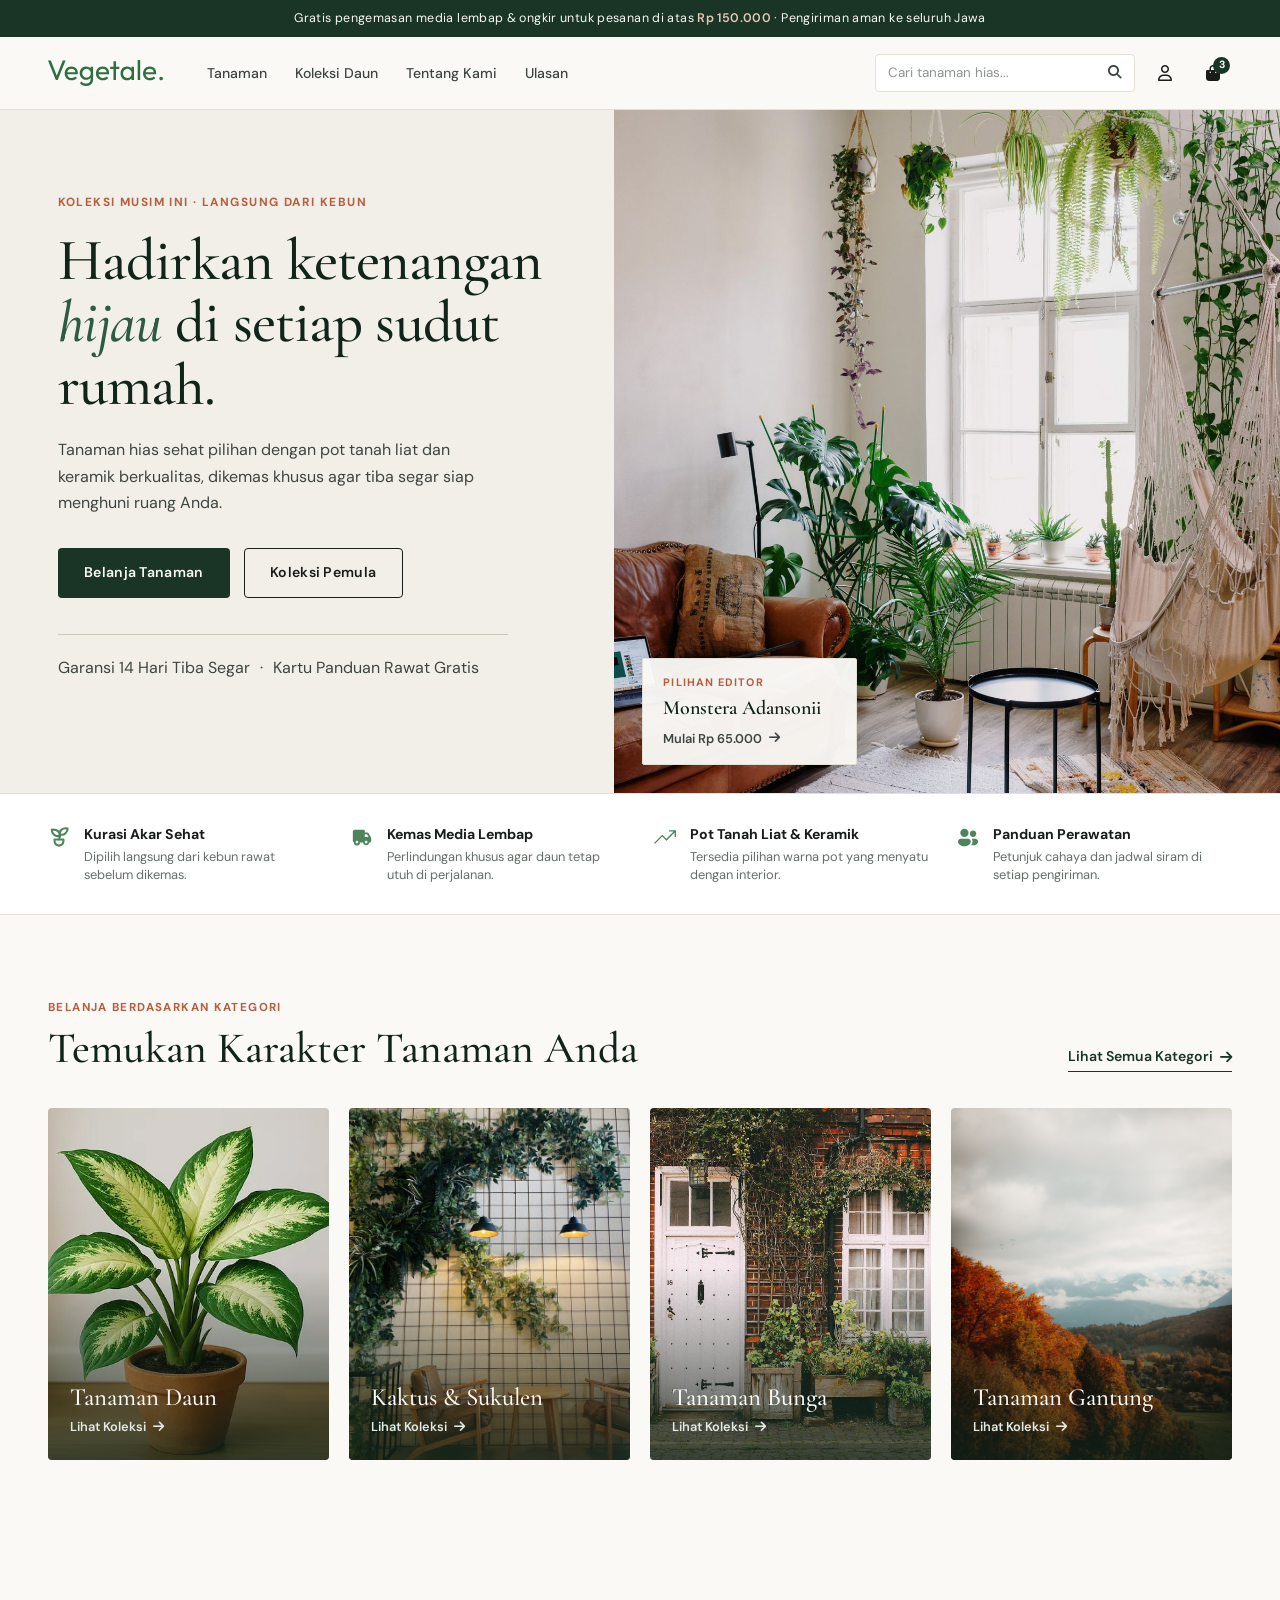
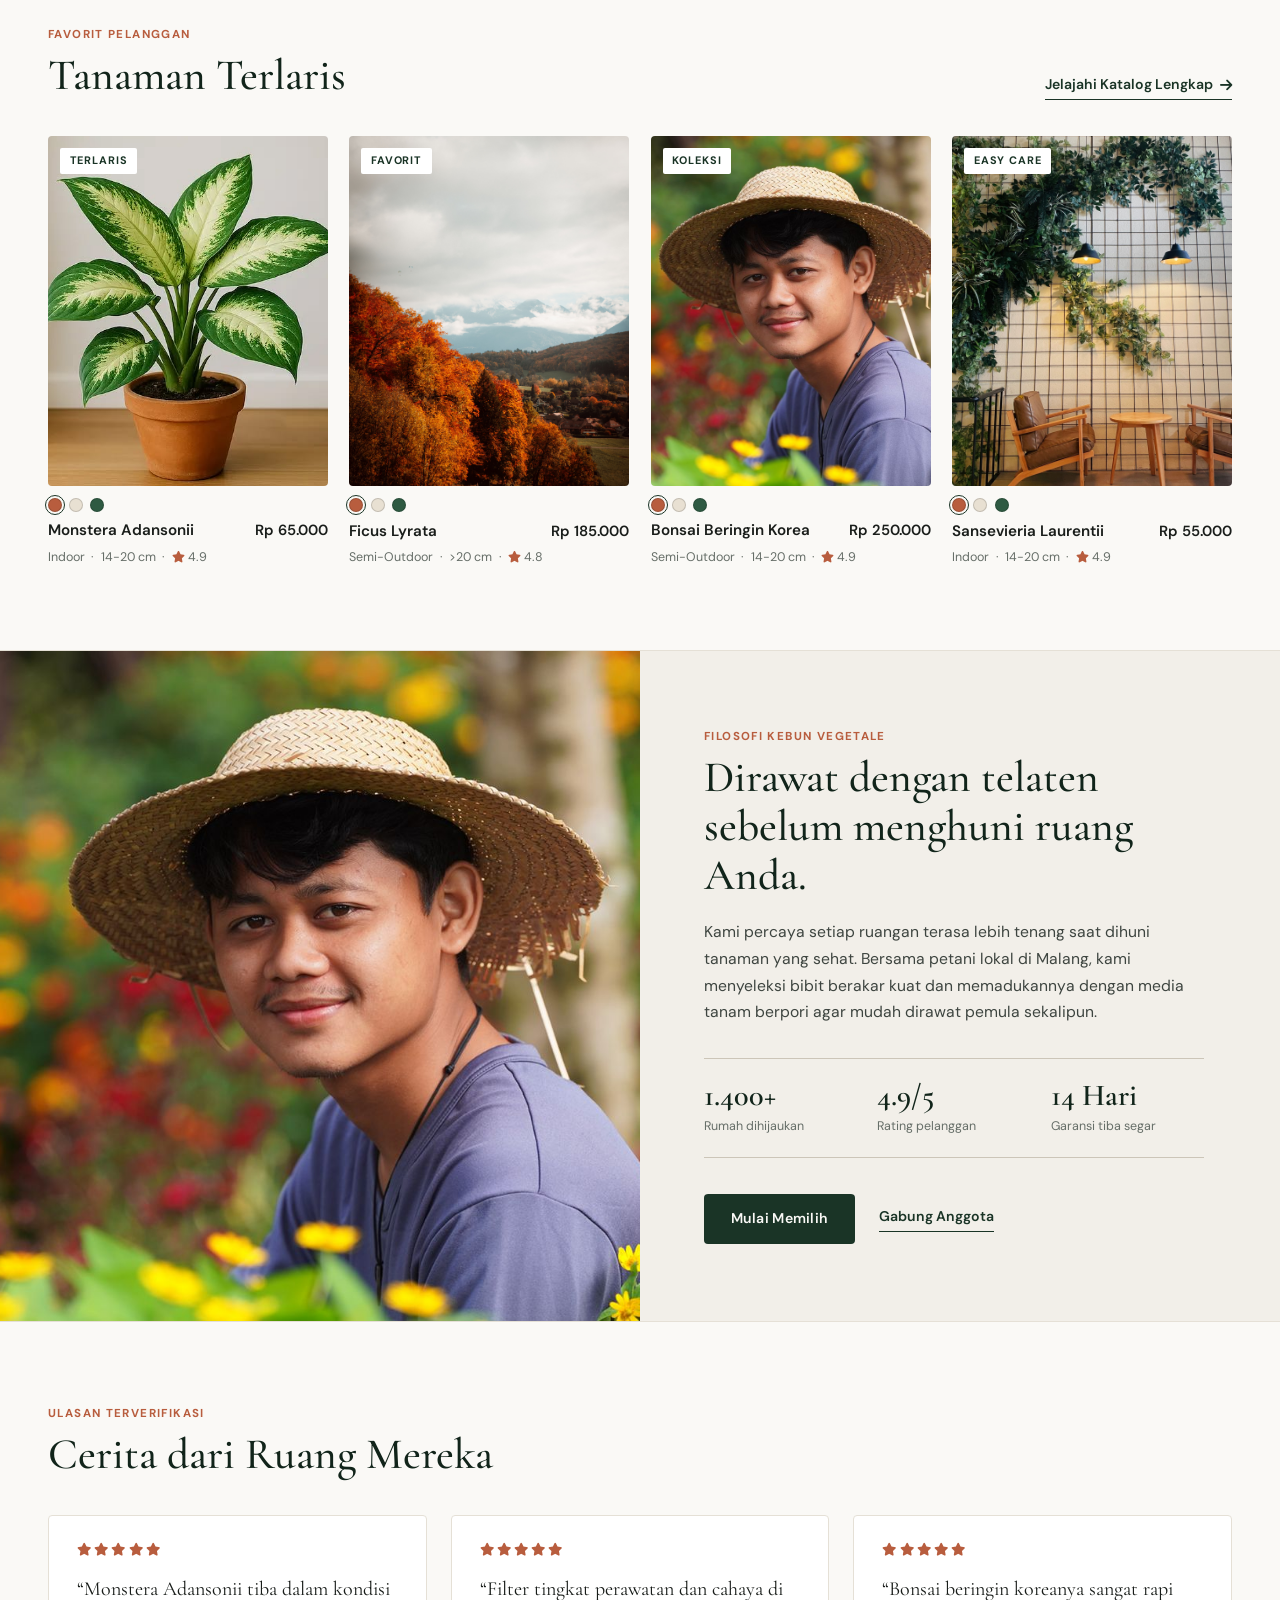
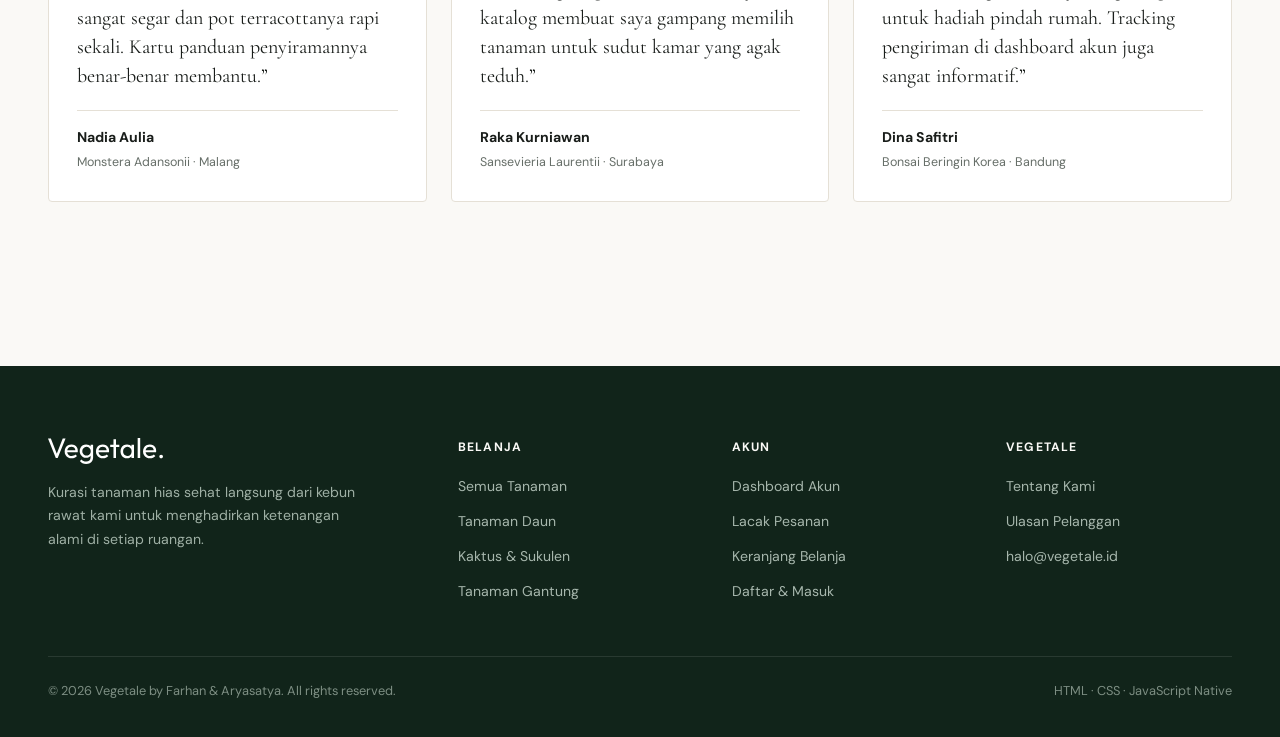
<file: index.html>
<!DOCTYPE html>
<html lang="id">
<head>
    <meta charset="UTF-8">
    <meta name="viewport" content="width=device-width, initial-scale=1.0">
    <title>Vegetale — Tanaman Hias &amp; Ruang Hijau</title>
    <link rel="stylesheet" href="assets/css/tokens.css">
    <link rel="stylesheet" href="style.css">
    <link rel="stylesheet" href="https://cdnjs.cloudflare.com/ajax/libs/font-awesome/6.5.1/css/all.min.css">
</head>
<body>
    <!-- Top Announcement Bar -->
    <div class="vg-announcement">
        Gratis pengemasan media lembap &amp; ongkir untuk pesanan di atas <strong>Rp 150.000</strong> · Pengiriman aman ke seluruh Jawa
    </div>

    <!-- Header -->
    <header class="vg-header">
        <nav class="vg-container vg-navbar" aria-label="Navigasi Utama">
            <div class="vg-nav-left">
                <a href="index.html" class="vg-brand" aria-label="Beranda Vegetale">
                    <img src="media/Vegetaleh.svg" alt="Vegetale">
                </a>
                <ul class="vg-nav-links" data-nav-links>
                    <li><a href="search/index.html">Tanaman</a></li>
                    <li><a href="search/index.html?kategori=Tanaman+Daun">Koleksi Daun</a></li>
                    <li><a href="#tentang">Tentang Kami</a></li>
                    <li><a href="#ulasan">Ulasan</a></li>
                </ul>
            </div>

            <div class="vg-nav-right">
                <form action="search/index.html" method="get" class="vg-search-form" role="search">
                    <input type="search" name="q" placeholder="Cari tanaman hias..." aria-label="Cari tanaman">
                    <button type="submit" class="vg-search-submit" aria-label="Cari">
                        <i class="fa-solid fa-magnifying-glass"></i>
                    </button>
                </form>

                <a href="dashboard/dashboardpengguna.html" class="vg-icon-btn" title="Akun Saya" aria-label="Akun Saya">
                    <i class="fa-regular fa-user"></i>
                </a>

                <button type="button" class="vg-icon-btn" data-open-cart title="Keranjang Belanja" aria-label="Buka Keranjang">
                    <i class="fa-solid fa-bag-shopping"></i>
                    <span class="vg-cart-badge" data-cart-count>0</span>
                </button>

                <button type="button" class="vg-icon-btn vg-mobile-menu-btn" data-mobile-menu-btn aria-expanded="false" aria-label="Buka Menu">
                    <i class="fa-solid fa-bars"></i>
                </button>
            </div>
        </nav>
    </header>

    <main>
        <!-- Split Editorial Hero (The Sill / Bloomscape Signature) -->
        <section class="split-hero">
            <div class="hero-copy-col">
                <div class="hero-copy-inner">
                    <span class="hero-kicker">Koleksi Musim Ini · Langsung dari Kebun</span>
                    <h1>Hadirkan ketenangan <em>hijau</em> di setiap sudut rumah.</h1>
                    <p>
                        Tanaman hias sehat pilihan dengan pot tanah liat dan keramik berkualitas, dikemas khusus agar tiba segar siap menghuni ruang Anda.
                    </p>
                    <div class="hero-cta-row">
                        <a href="search/index.html" class="vg-btn vg-btn-primary">Belanja Tanaman</a>
                        <a href="search/index.html?kategori=Kaktus+%26+Sukulen" class="vg-btn vg-btn-outline">Koleksi Pemula</a>
                    </div>
                    <p class="hero-footnote">
                        <span>Garansi 14 Hari Tiba Segar</span>
                        <span>·</span>
                        <span>Kartu Panduan Rawat Gratis</span>
                    </p>
                </div>
            </div>

            <div class="hero-media-col">
                <img src="media/herobg.jpg" alt="Koleksi tanaman hias indoor Vegetale dalam pencahayaan alami">
                <a href="search/index.html?q=Monstera" class="hero-caption-card">
                    <span class="caption-tag">Pilihan Editor</span>
                    <strong>Monstera Adansonii</strong>
                    <span>Mulai Rp 65.000 <i class="fa-solid fa-arrow-right"></i></span>
                </a>
            </div>
        </section>

        <!-- Architectural Trust Strip -->
        <section class="trust-strip" aria-label="Keunggulan Vegetale">
            <div class="vg-container trust-grid">
                <div class="trust-item">
                    <img src="media/charm_plant-pot.svg" alt="" width="22" height="22">
                    <div>
                        <h3>Kurasi Akar Sehat</h3>
                        <p>Dipilih langsung dari kebun rawat sebelum dikemas.</p>
                    </div>
                </div>
                <div class="trust-item">
                    <img src="media/bxs_truck.svg" alt="" width="22" height="22">
                    <div>
                        <h3>Kemas Media Lembap</h3>
                        <p>Perlindungan khusus agar daun tetap utuh di perjalanan.</p>
                    </div>
                </div>
                <div class="trust-item">
                    <img src="media/fluent-mdl2_market.svg" alt="" width="22" height="22">
                    <div>
                        <h3>Pot Tanah Liat &amp; Keramik</h3>
                        <p>Tersedia pilihan warna pot yang menyatu dengan interior.</p>
                    </div>
                </div>
                <div class="trust-item">
                    <img src="media/fluent_people-12-filled.svg" alt="" width="22" height="22">
                    <div>
                        <h3>Panduan Perawatan</h3>
                        <p>Petunjuk cahaya dan jadwal siram di setiap pengiriman.</p>
                    </div>
                </div>
            </div>
        </section>

        <!-- Belanja Berdasarkan Kategori (4:5 Portrait Tiles) -->
        <section class="editorial-section">
            <div class="vg-container">
                <div class="section-head-row">
                    <div>
                        <span class="section-kicker">Belanja Berdasarkan Kategori</span>
                        <h2 class="section-heading">Temukan Karakter Tanaman Anda</h2>
                    </div>
                    <a href="search/index.html" class="vg-link-underline">
                        Lihat Semua Kategori <i class="fa-solid fa-arrow-right"></i>
                    </a>
                </div>

                <div class="category-tiles">
                    <a href="search/index.html?kategori=Tanaman+Daun" class="cat-tile">
                        <img src="media/sample1.jpeg" alt="Tanaman Daun">
                        <div class="cat-tile-overlay">
                            <h3>Tanaman Daun</h3>
                            <span>Lihat Koleksi <i class="fa-solid fa-arrow-right"></i></span>
                        </div>
                    </a>

                    <a href="search/index.html?kategori=Kaktus+%26+Sukulen" class="cat-tile">
                        <img src="media/pexels-enisahalidi-17735286.jpg" alt="Kaktus dan Sukulen">
                        <div class="cat-tile-overlay">
                            <h3>Kaktus &amp; Sukulen</h3>
                            <span>Lihat Koleksi <i class="fa-solid fa-arrow-right"></i></span>
                        </div>
                    </a>

                    <a href="search/index.html?kategori=Tanaman+Bunga" class="cat-tile">
                        <img src="media/stocksnap-house-2606818_1920.jpg" alt="Tanaman Bunga">
                        <div class="cat-tile-overlay">
                            <h3>Tanaman Bunga</h3>
                            <span>Lihat Koleksi <i class="fa-solid fa-arrow-right"></i></span>
                        </div>
                    </a>

                    <a href="search/index.html?kategori=Tanaman+Gantung" class="cat-tile">
                        <img src="media/forest.jpg" alt="Tanaman Gantung">
                        <div class="cat-tile-overlay">
                            <h3>Tanaman Gantung</h3>
                            <span>Lihat Koleksi <i class="fa-solid fa-arrow-right"></i></span>
                        </div>
                    </a>
                </div>
            </div>
        </section>

        <!-- Terlaris Minggu Ini (Open Gallery 4:5 Cards with Swatches & Quick-Add) -->
        <section class="editorial-section" id="produk">
            <div class="vg-container">
                <div class="section-head-row">
                    <div>
                        <span class="section-kicker">Favorit Pelanggan</span>
                        <h2 class="section-heading">Tanaman Terlaris</h2>
                    </div>
                    <a href="search/index.html" class="vg-link-underline">
                        Jelajahi Katalog Lengkap <i class="fa-solid fa-arrow-right"></i>
                    </a>
                </div>

                <div class="bestseller-grid" id="featured-plants-grid">
                    <!-- Dirender oleh assets/js/home.js -->
                </div>
            </div>
        </section>

        <!-- Editorial Split Story (Bloomscape / The Sill Brand Block) -->
        <section class="story-split" id="tentang">
            <div class="story-media">
                <img src="media/gardener.jpg" alt="Perawatan tanaman di kebun Vegetale">
            </div>
            <div class="story-copy">
                <div class="story-copy-inner">
                    <span class="section-kicker">Filosofi Kebun Vegetale</span>
                    <h2 class="section-heading">Dirawat dengan telaten sebelum menghuni ruang Anda.</h2>
                    <p>
                        Kami percaya setiap ruangan terasa lebih tenang saat dihuni tanaman yang sehat. Bersama petani lokal di Malang, kami menyeleksi bibit berakar kuat dan memadukannya dengan media tanam berpori agar mudah dirawat pemula sekalipun.
                    </p>
                    <div class="story-metrics">
                        <div>
                            <strong>1.400+</strong>
                            <span>Rumah dihijaukan</span>
                        </div>
                        <div>
                            <strong>4.9/5</strong>
                            <span>Rating pelanggan</span>
                        </div>
                        <div>
                            <strong>14 Hari</strong>
                            <span>Garansi tiba segar</span>
                        </div>
                    </div>
                    <div class="story-actions">
                        <a href="search/index.html" class="vg-btn vg-btn-primary">Mulai Memilih</a>
                        <a href="register/index.html" class="vg-link-underline">Gabung Anggota</a>
                    </div>
                </div>
            </div>
        </section>

        <!-- Ulasan Pelanggan -->
        <section class="editorial-section" id="ulasan">
            <div class="vg-container">
                <div class="section-head-row">
                    <div>
                        <span class="section-kicker">Ulasan Terverifikasi</span>
                        <h2 class="section-heading">Cerita dari Ruang Mereka</h2>
                    </div>
                </div>

                <div class="reviews-grid">
                    <article class="review-card">
                        <div class="review-stars" aria-label="5 dari 5 bintang">
                            <i class="fa-solid fa-star"></i><i class="fa-solid fa-star"></i><i class="fa-solid fa-star"></i><i class="fa-solid fa-star"></i><i class="fa-solid fa-star"></i>
                        </div>
                        <p class="review-text">
                            “Monstera Adansonii tiba dalam kondisi sangat segar dan pot terracottanya rapi sekali. Kartu panduan penyiramannya benar-benar membantu.”
                        </p>
                        <div class="review-meta">
                            <strong>Nadia Aulia</strong>
                            <span>Monstera Adansonii · Malang</span>
                        </div>
                    </article>

                    <article class="review-card">
                        <div class="review-stars" aria-label="5 dari 5 bintang">
                            <i class="fa-solid fa-star"></i><i class="fa-solid fa-star"></i><i class="fa-solid fa-star"></i><i class="fa-solid fa-star"></i><i class="fa-solid fa-star"></i>
                        </div>
                        <p class="review-text">
                            “Filter tingkat perawatan dan cahaya di katalog membuat saya gampang memilih tanaman untuk sudut kamar yang agak teduh.”
                        </p>
                        <div class="review-meta">
                            <strong>Raka Kurniawan</strong>
                            <span>Sansevieria Laurentii · Surabaya</span>
                        </div>
                    </article>

                    <article class="review-card">
                        <div class="review-stars" aria-label="5 dari 5 bintang">
                            <i class="fa-solid fa-star"></i><i class="fa-solid fa-star"></i><i class="fa-solid fa-star"></i><i class="fa-solid fa-star"></i><i class="fa-solid fa-star"></i>
                        </div>
                        <p class="review-text">
                            “Bonsai beringin koreanya sangat rapi untuk hadiah pindah rumah. Tracking pengiriman di dashboard akun juga sangat informatif.”
                        </p>
                        <div class="review-meta">
                            <strong>Dina Safitri</strong>
                            <span>Bonsai Beringin Korea · Bandung</span>
                        </div>
                    </article>
                </div>
            </div>
        </section>
    </main>

    <!-- Footer -->
    <footer class="vg-footer">
        <div class="vg-container">
            <div class="vg-footer-grid">
                <div class="vg-footer-brand">
                    <img src="media/Vegetaleh.svg" alt="Vegetale">
                    <p>Kurasi tanaman hias sehat langsung dari kebun rawat kami untuk menghadirkan ketenangan alami di setiap ruangan.</p>
                </div>
                <div class="vg-footer-col">
                    <h4>Belanja</h4>
                    <ul>
                        <li><a href="search/index.html">Semua Tanaman</a></li>
                        <li><a href="search/index.html?kategori=Tanaman+Daun">Tanaman Daun</a></li>
                        <li><a href="search/index.html?kategori=Kaktus+%26+Sukulen">Kaktus &amp; Sukulen</a></li>
                        <li><a href="search/index.html?kategori=Tanaman+Gantung">Tanaman Gantung</a></li>
                    </ul>
                </div>
                <div class="vg-footer-col">
                    <h4>Akun</h4>
                    <ul>
                        <li><a href="dashboard/dashboardpengguna.html">Dashboard Akun</a></li>
                        <li><a href="dashboard/dashboardpengguna.html#orders">Lacak Pesanan</a></li>
                        <li><a href="dashboard/dashboardpengguna.html#cart">Keranjang Belanja</a></li>
                        <li><a href="register/index.html">Daftar &amp; Masuk</a></li>
                    </ul>
                </div>
                <div class="vg-footer-col">
                    <h4>Vegetale</h4>
                    <ul>
                        <li><a href="#tentang">Tentang Kami</a></li>
                        <li><a href="#ulasan">Ulasan Pelanggan</a></li>
                        <li><a href="mailto:halo@vegetale.id">halo@vegetale.id</a></li>
                    </ul>
                </div>
            </div>
            <div class="vg-footer-bottom">
                <span>&copy; 2026 Vegetale by Farhan &amp; Aryasatya. All rights reserved.</span>
                <span>HTML · CSS · JavaScript Native</span>
            </div>
        </div>
    </footer>

    <script src="assets/js/store.js"></script>
    <script src="assets/js/home.js"></script>
</body>
</html>
</file>
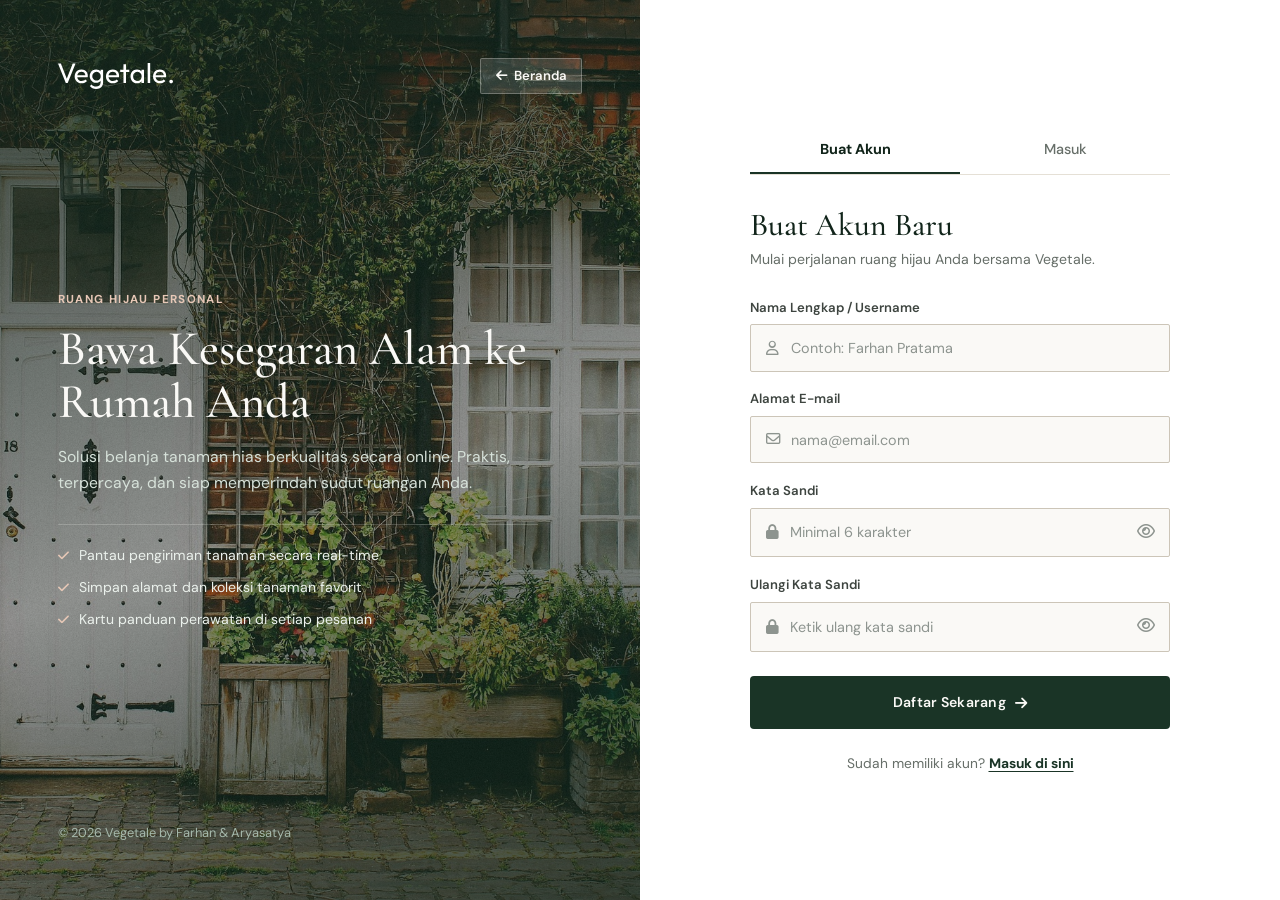
<file: register/index.html>
<!DOCTYPE html>
<html lang="id">
<head>
    <meta charset="UTF-8">
    <meta name="viewport" content="width=device-width, initial-scale=1.0">
    <title>Daftar &amp; Masuk — Vegetale</title>
    <link rel="stylesheet" href="../assets/css/tokens.css">
    <link rel="stylesheet" href="style.css">
    <link rel="stylesheet" href="https://cdnjs.cloudflare.com/ajax/libs/font-awesome/6.5.1/css/all.min.css">
</head>
<body>
    <main class="auth-shell">
        <!-- Panel Kiri (Visual & Cerita Brand) -->
        <section class="auth-visual">
            <div class="auth-visual-top">
                <a href="../index.html" class="auth-brand" aria-label="Kembali ke Beranda Vegetale">
                    <img src="../media/Vegetaleh.svg" alt="Vegetale">
                </a>
                <a href="../index.html" class="back-home-link">
                    <i class="fa-solid fa-arrow-left"></i> Beranda
                </a>
            </div>

            <div class="auth-visual-copy">
                <span class="visual-badge">Ruang Hijau Personal</span>
                <h1>Bawa Kesegaran Alam ke Rumah Anda</h1>
                <p>
                    Solusi belanja tanaman hias berkualitas secara online. Praktis, terpercaya, dan siap memperindah sudut ruangan Anda.
                </p>

                <ul class="visual-perks">
                    <li><i class="fa-solid fa-check"></i> Pantau pengiriman tanaman secara real-time</li>
                    <li><i class="fa-solid fa-check"></i> Simpan alamat dan koleksi tanaman favorit</li>
                    <li><i class="fa-solid fa-check"></i> Kartu panduan perawatan di setiap pesanan</li>
                </ul>
            </div>

            <p class="auth-visual-foot">&copy; 2026 Vegetale by Farhan &amp; Aryasatya</p>
        </section>

        <!-- Panel Kanan (Form Daftar / Masuk) -->
        <section class="auth-panel">
            <div class="auth-card">
                <div class="mode-switch" role="tablist" aria-label="Pilih Mode Akun">
                    <button type="button" class="mode-btn active" role="tab" aria-selected="true" data-mode="register">
                        Buat Akun
                    </button>
                    <button type="button" class="mode-btn" role="tab" aria-selected="false" data-mode="login">
                        Masuk
                    </button>
                </div>

                <div class="auth-heading">
                    <h2 id="auth-title">Buat Akun Baru</h2>
                    <p id="auth-subtitle">Mulai perjalanan ruang hijau Anda bersama Vegetale.</p>
                </div>

                <form id="auth-form" class="auth-form" novalidate>
                    <div class="field-group" id="group-username">
                        <label for="reg-username">Nama Lengkap / Username</label>
                        <div class="input-wrap">
                            <i class="fa-regular fa-user"></i>
                            <input type="text" id="reg-username" name="username" placeholder="Contoh: Farhan Pratama" autocomplete="name" required>
                        </div>
                    </div>

                    <div class="field-group">
                        <label for="reg-email">Alamat E-mail</label>
                        <div class="input-wrap">
                            <i class="fa-regular fa-envelope"></i>
                            <input type="email" id="reg-email" name="email" placeholder="nama@email.com" autocomplete="email" required>
                        </div>
                    </div>

                    <div class="field-group">
                        <label for="reg-password">Kata Sandi</label>
                        <div class="input-wrap">
                            <i class="fa-solid fa-lock"></i>
                            <input type="password" id="reg-password" name="password" placeholder="Minimal 6 karakter" autocomplete="new-password" required>
                            <button type="button" class="toggle-pass" data-toggle-pass="reg-password" aria-label="Tampilkan kata sandi">
                                <i class="fa-regular fa-eye"></i>
                            </button>
                        </div>
                    </div>

                    <div class="field-group" id="group-confirm">
                        <label for="reg-confirm">Ulangi Kata Sandi</label>
                        <div class="input-wrap">
                            <i class="fa-solid fa-lock"></i>
                            <input type="password" id="reg-confirm" name="confirm_password" placeholder="Ketik ulang kata sandi" autocomplete="new-password" required>
                            <button type="button" class="toggle-pass" data-toggle-pass="reg-confirm" aria-label="Tampilkan konfirmasi kata sandi">
                                <i class="fa-regular fa-eye"></i>
                            </button>
                        </div>
                    </div>

                    <p class="form-error" id="auth-error" role="alert" hidden></p>

                    <button type="submit" class="vg-btn vg-btn-primary btn-submit" id="auth-submit-btn">
                        Daftar Sekarang <i class="fa-solid fa-arrow-right"></i>
                    </button>
                </form>

                <p class="auth-switch-note" id="auth-switch-note">
                    Sudah memiliki akun? <button type="button" class="inline-link" data-switch-mode="login">Masuk di sini</button>
                </p>
            </div>
        </section>
    </main>

    <script src="../assets/js/store.js"></script>
    <script src="register.js"></script>
</body>
</html>
</file>
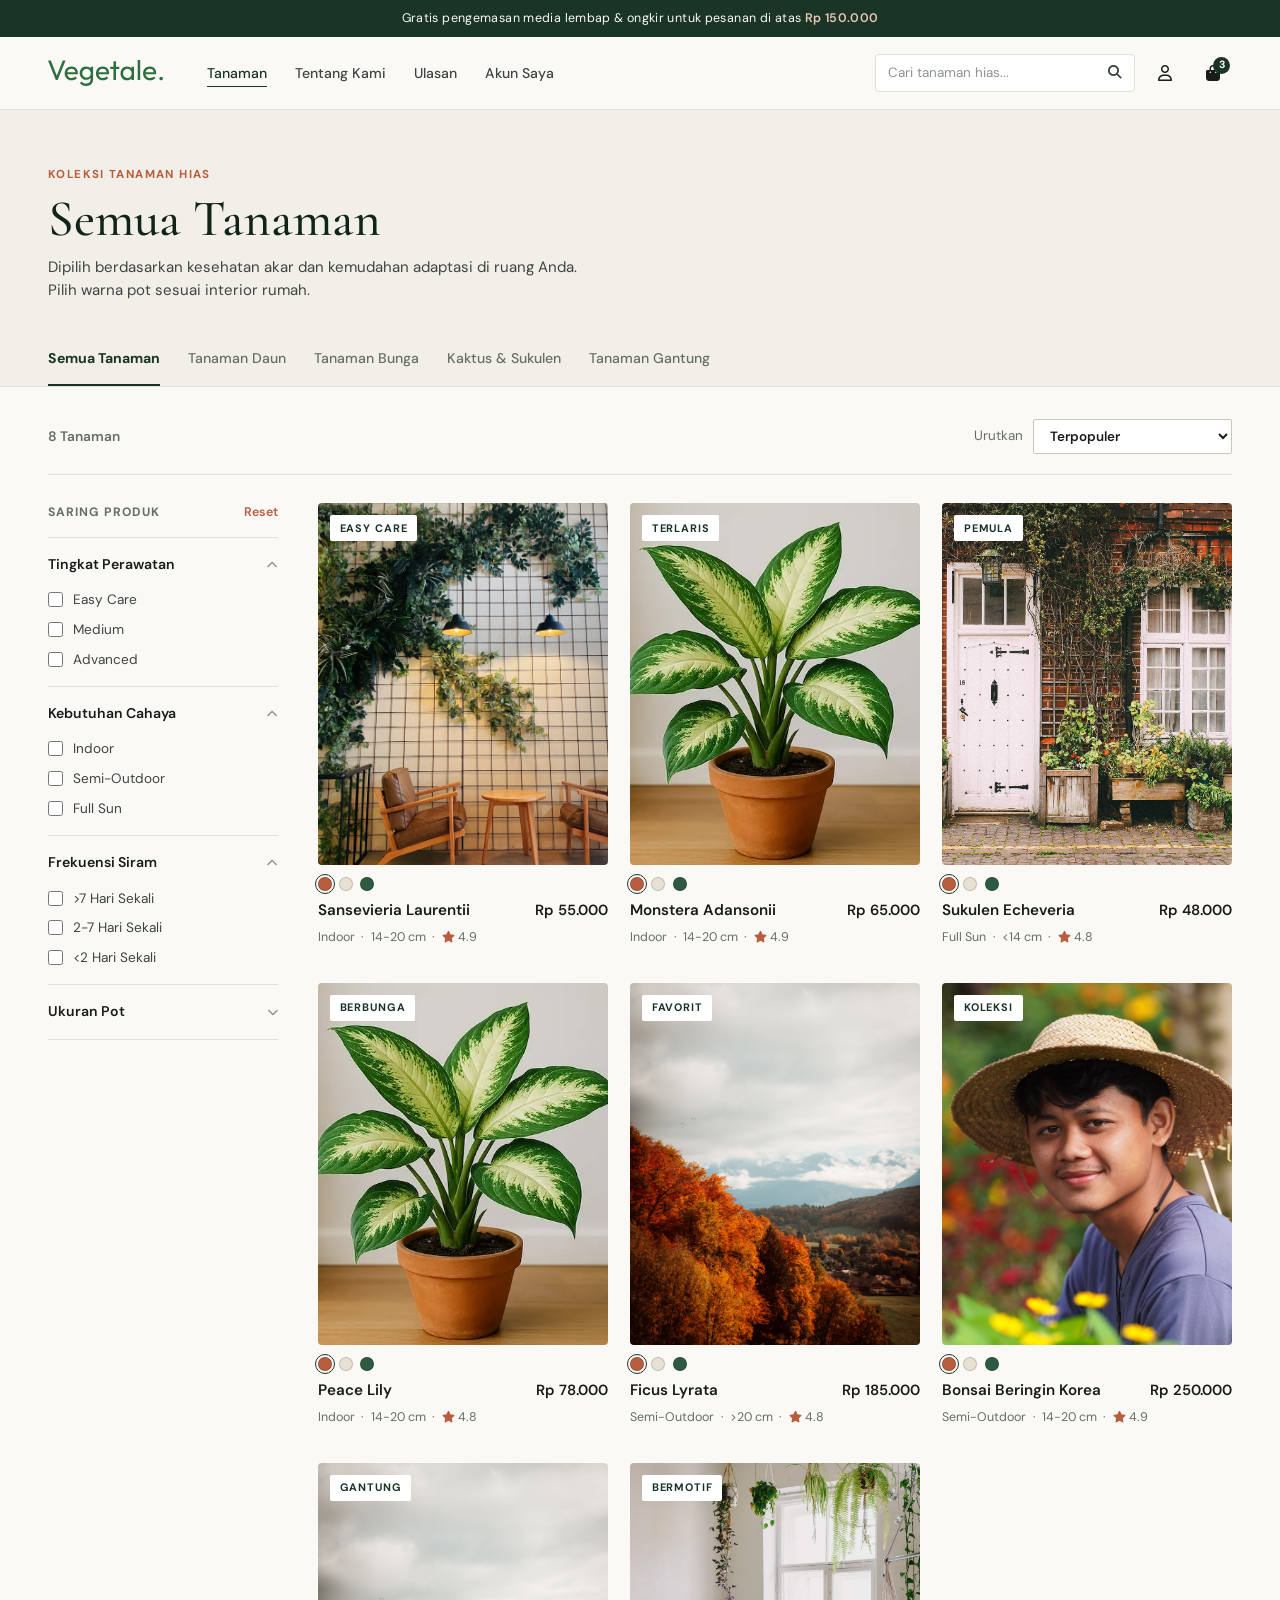
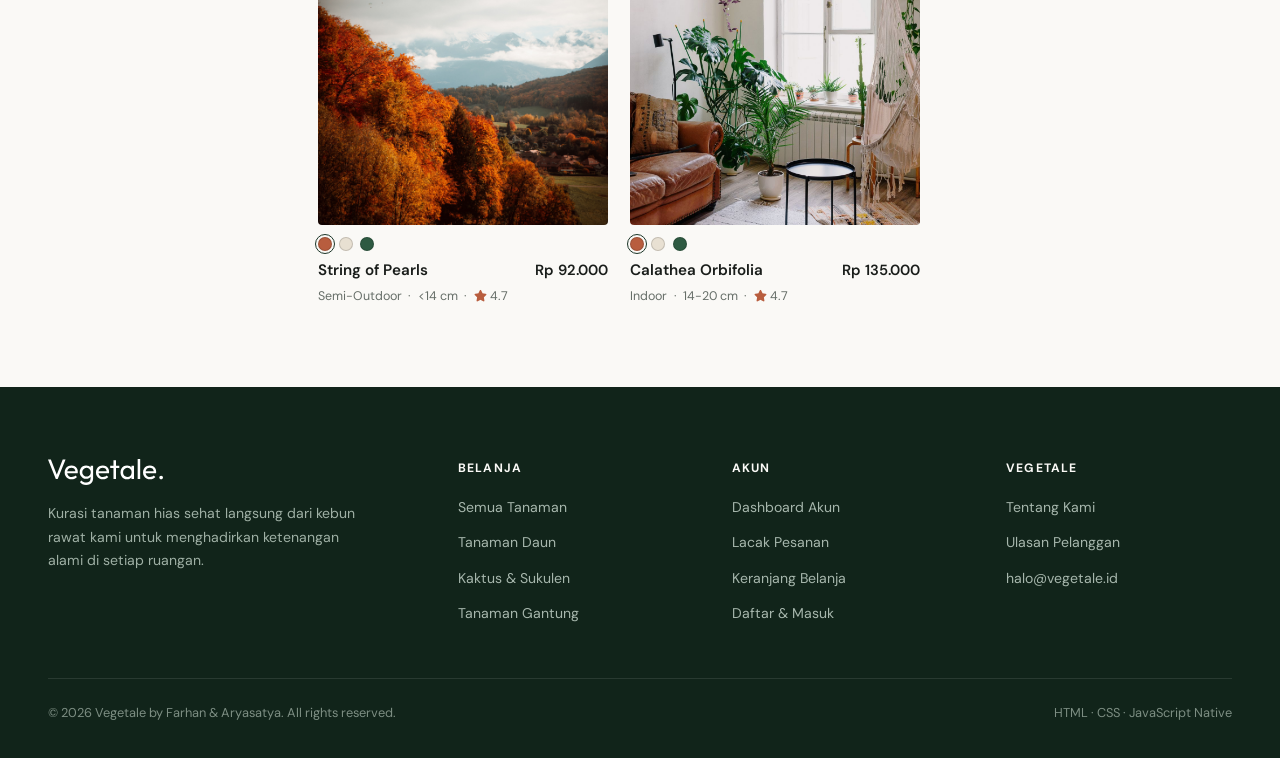
<file: search/index.html>
<!DOCTYPE html>
<html lang="id">
<head>
    <meta charset="UTF-8">
    <meta name="viewport" content="width=device-width, initial-scale=1.0">
    <title>Katalog Tanaman — Vegetale</title>
    <link rel="stylesheet" href="../assets/css/tokens.css">
    <link rel="stylesheet" href="style.css">
    <link rel="stylesheet" href="https://cdnjs.cloudflare.com/ajax/libs/font-awesome/6.5.1/css/all.min.css">
</head>
<body>
    <div class="vg-announcement">
        Gratis pengemasan media lembap &amp; ongkir untuk pesanan di atas <strong>Rp 150.000</strong>
    </div>

    <header class="vg-header">
        <nav class="vg-container vg-navbar" aria-label="Navigasi Utama">
            <div class="vg-nav-left">
                <a href="../index.html" class="vg-brand" aria-label="Beranda Vegetale">
                    <img src="../media/Vegetaleh.svg" alt="Vegetale">
                </a>
                <ul class="vg-nav-links" data-nav-links>
                    <li><a href="index.html" class="active">Tanaman</a></li>
                    <li><a href="../index.html#tentang">Tentang Kami</a></li>
                    <li><a href="../index.html#ulasan">Ulasan</a></li>
                    <li><a href="../dashboard/dashboardpengguna.html">Akun Saya</a></li>
                </ul>
            </div>

            <div class="vg-nav-right">
                <form id="catalog-search-form" class="vg-search-form" role="search">
                    <input type="search" id="catalog-search-input" name="q" placeholder="Cari tanaman hias..." aria-label="Cari tanaman">
                    <button type="submit" class="vg-search-submit" aria-label="Cari">
                        <i class="fa-solid fa-magnifying-glass"></i>
                    </button>
                </form>

                <a href="../dashboard/dashboardpengguna.html" class="vg-icon-btn" title="Akun Saya" aria-label="Akun Saya">
                    <i class="fa-regular fa-user"></i>
                </a>

                <button type="button" class="vg-icon-btn" data-open-cart title="Keranjang Belanja" aria-label="Buka Keranjang">
                    <i class="fa-solid fa-bag-shopping"></i>
                    <span class="vg-cart-badge" data-cart-count>0</span>
                </button>

                <button type="button" class="vg-icon-btn vg-mobile-menu-btn" data-mobile-menu-btn aria-expanded="false" aria-label="Buka Menu">
                    <i class="fa-solid fa-bars"></i>
                </button>
            </div>
        </nav>
    </header>

    <!-- Collection Banner -->
    <section class="collection-banner">
        <div class="vg-container">
            <span class="collection-kicker">Koleksi Tanaman Hias</span>
            <h1 id="collection-title">Semua Tanaman</h1>
            <p>Dipilih berdasarkan kesehatan akar dan kemudahan adaptasi di ruang Anda. Pilih warna pot sesuai interior rumah.</p>

            <div class="category-tabs" id="category-list" role="tablist" aria-label="Kategori Tanaman">
                <button type="button" class="cat-tab active" data-category="Semua">Semua Tanaman</button>
                <button type="button" class="cat-tab" data-category="Tanaman Daun">Tanaman Daun</button>
                <button type="button" class="cat-tab" data-category="Tanaman Bunga">Tanaman Bunga</button>
                <button type="button" class="cat-tab" data-category="Kaktus & Sukulen">Kaktus &amp; Sukulen</button>
                <button type="button" class="cat-tab" data-category="Tanaman Gantung">Tanaman Gantung</button>
            </div>
        </div>
    </section>

    <main class="vg-container catalog-main">
        <div class="catalog-toolbar">
            <div class="toolbar-left">
                <button type="button" class="vg-btn vg-btn-subtle mobile-filter-btn" id="toggle-filter-btn">
                    <i class="fa-solid fa-sliders"></i> Filter
                </button>
                <span class="result-count" id="result-count">8 Tanaman</span>
            </div>

            <label class="sort-control">
                <span>Urutkan</span>
                <select id="sort-select">
                    <option value="popular">Terpopuler</option>
                    <option value="price-asc">Harga: Rendah ke Tinggi</option>
                    <option value="price-desc">Harga: Tinggi ke Rendah</option>
                    <option value="rating">Rating Tertinggi</option>
                </select>
            </label>
        </div>

        <div class="catalog-layout">
            <!-- Minimalist Hairline Filter Sidebar -->
            <aside class="filter-sidebar" id="filter-sidebar" aria-label="Filter Produk">
                <div class="filter-top-row">
                    <span>Saring Produk</span>
                    <button type="button" class="btn-reset" id="btn-reset-filter">Reset</button>
                </div>

                <details class="filter-group" open>
                    <summary><span>Tingkat Perawatan</span><i class="fa-solid fa-chevron-down"></i></summary>
                    <div class="check-list">
                        <label><input type="checkbox" name="care" value="Easy Care"><span>Easy Care</span></label>
                        <label><input type="checkbox" name="care" value="Medium"><span>Medium</span></label>
                        <label><input type="checkbox" name="care" value="Advanced"><span>Advanced</span></label>
                    </div>
                </details>

                <details class="filter-group" open>
                    <summary><span>Kebutuhan Cahaya</span><i class="fa-solid fa-chevron-down"></i></summary>
                    <div class="check-list">
                        <label><input type="checkbox" name="light" value="Indoor"><span>Indoor</span></label>
                        <label><input type="checkbox" name="light" value="Semi-Outdoor"><span>Semi-Outdoor</span></label>
                        <label><input type="checkbox" name="light" value="Full Sun"><span>Full Sun</span></label>
                    </div>
                </details>

                <details class="filter-group" open>
                    <summary><span>Frekuensi Siram</span><i class="fa-solid fa-chevron-down"></i></summary>
                    <div class="check-list">
                        <label><input type="checkbox" name="watering" value=">7 Hari Sekali"><span>&gt;7 Hari Sekali</span></label>
                        <label><input type="checkbox" name="watering" value="2-7 Hari Sekali"><span>2-7 Hari Sekali</span></label>
                        <label><input type="checkbox" name="watering" value="<2 Hari Sekali"><span>&lt;2 Hari Sekali</span></label>
                    </div>
                </details>

                <details class="filter-group">
                    <summary><span>Ukuran Pot</span><i class="fa-solid fa-chevron-down"></i></summary>
                    <div class="check-list">
                        <label><input type="checkbox" name="potSize" value=">20 cm"><span>&gt;20 cm</span></label>
                        <label><input type="checkbox" name="potSize" value="14-20 cm"><span>14-20 cm</span></label>
                        <label><input type="checkbox" name="potSize" value="<14 cm"><span>&lt;14 cm</span></label>
                    </div>
                </details>
            </aside>

            <!-- 3-Column Open Gallery Grid -->
            <section class="product-gallery" id="catalog-product-grid" aria-live="polite">
                <!-- Dirender oleh search.js -->
            </section>
        </div>
    </main>

    <footer class="vg-footer">
        <div class="vg-container">
            <div class="vg-footer-grid">
                <div class="vg-footer-brand">
                    <img src="../media/Vegetaleh.svg" alt="Vegetale">
                    <p>Kurasi tanaman hias sehat langsung dari kebun rawat kami untuk menghadirkan ketenangan alami di setiap ruangan.</p>
                </div>
                <div class="vg-footer-col">
                    <h4>Belanja</h4>
                    <ul>
                        <li><a href="index.html">Semua Tanaman</a></li>
                        <li><a href="index.html?kategori=Tanaman+Daun">Tanaman Daun</a></li>
                        <li><a href="index.html?kategori=Kaktus+%26+Sukulen">Kaktus &amp; Sukulen</a></li>
                        <li><a href="index.html?kategori=Tanaman+Gantung">Tanaman Gantung</a></li>
                    </ul>
                </div>
                <div class="vg-footer-col">
                    <h4>Akun</h4>
                    <ul>
                        <li><a href="../dashboard/dashboardpengguna.html">Dashboard Akun</a></li>
                        <li><a href="../dashboard/dashboardpengguna.html#orders">Lacak Pesanan</a></li>
                        <li><a href="../dashboard/dashboardpengguna.html#cart">Keranjang Belanja</a></li>
                        <li><a href="../register/index.html">Daftar &amp; Masuk</a></li>
                    </ul>
                </div>
                <div class="vg-footer-col">
                    <h4>Vegetale</h4>
                    <ul>
                        <li><a href="../index.html#tentang">Tentang Kami</a></li>
                        <li><a href="../index.html#ulasan">Ulasan Pelanggan</a></li>
                        <li><a href="mailto:halo@vegetale.id">halo@vegetale.id</a></li>
                    </ul>
                </div>
            </div>
            <div class="vg-footer-bottom">
                <span>&copy; 2026 Vegetale by Farhan &amp; Aryasatya. All rights reserved.</span>
                <span>HTML · CSS · JavaScript Native</span>
            </div>
        </div>
    </footer>

    <script src="../assets/js/store.js"></script>
    <script src="search.js"></script>
</body>
</html>
</file>
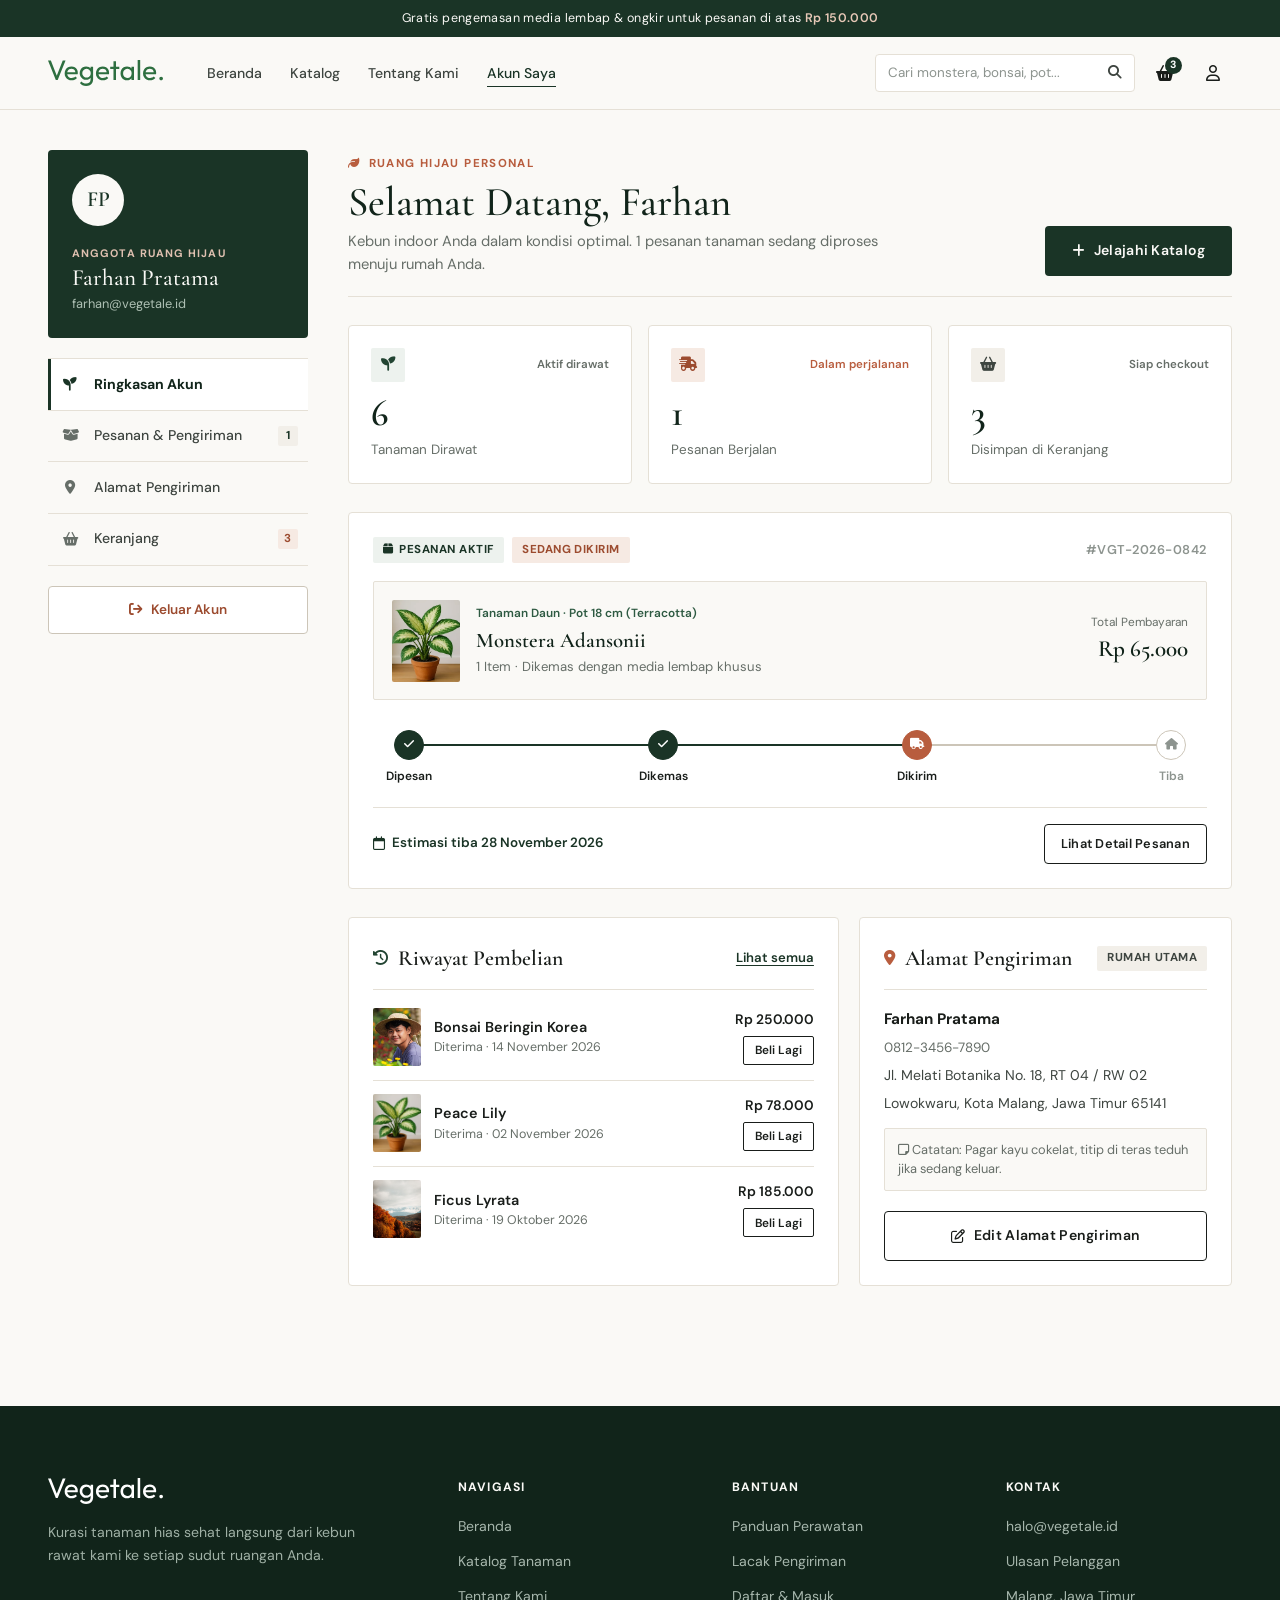
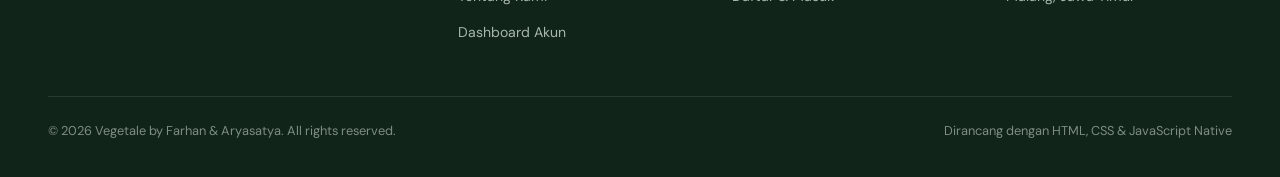
<file: dashboard/dashboardpengguna.html>
<!DOCTYPE html>
<html lang="id">
<head>
    <meta charset="UTF-8">
    <meta name="viewport" content="width=device-width, initial-scale=1.0">
    <title>Dashboard Akun — Vegetale</title>
    <link rel="stylesheet" href="../assets/css/tokens.css">
    <link rel="stylesheet" href="dasboardpengguna.css">
    <link rel="stylesheet" href="https://cdnjs.cloudflare.com/ajax/libs/font-awesome/6.5.1/css/all.min.css">
</head>
<body>
    <div class="vg-announcement">
        Gratis pengemasan media lembap &amp; ongkir untuk pesanan di atas <strong>Rp 150.000</strong>
    </div>
    <!-- Navbar Bersama -->
    <header class="vg-header">
        <nav class="vg-container vg-navbar" aria-label="Navigasi Utama">
            <div class="vg-nav-left">
                <a href="../index.html" class="vg-brand" aria-label="Beranda Vegetale">
                    <img src="../media/Vegetaleh.svg" alt="Vegetale">
                </a>
                <ul class="vg-nav-links" data-nav-links>
                    <li><a href="../index.html">Beranda</a></li>
                    <li><a href="../search/index.html">Katalog</a></li>
                    <li><a href="../index.html#tentang">Tentang Kami</a></li>
                    <li><a href="dashboardpengguna.html" class="active">Akun Saya</a></li>
                </ul>
            </div>

            <div class="vg-nav-right">
                <form action="../search/index.html" method="get" class="vg-search-form" role="search">
                    <input type="search" name="q" placeholder="Cari monstera, bonsai, pot..." aria-label="Cari tanaman">
                    <button type="submit" class="vg-search-submit" aria-label="Cari">
                        <i class="fa-solid fa-magnifying-glass"></i>
                    </button>
                </form>

                <button type="button" class="vg-icon-btn" id="nav-cart-btn" title="Keranjang Belanja" aria-label="Buka Keranjang">
                    <i class="fa-solid fa-basket-shopping"></i>
                    <span class="vg-cart-badge" data-cart-count>0</span>
                </button>

                <a href="../register/index.html" class="vg-icon-btn" title="Daftar / Masuk" aria-label="Halaman Daftar atau Masuk">
                    <i class="fa-regular fa-user"></i>
                </a>

                <button type="button" class="vg-icon-btn vg-mobile-menu-btn" data-mobile-menu-btn aria-expanded="false" aria-label="Buka Menu">
                    <i class="fa-solid fa-bars"></i>
                </button>
            </div>
        </nav>
    </header>

    <!-- Layout Utama Dashboard -->
    <div class="vg-container dashboard-shell">
        <!-- Sidebar Kiri -->
        <aside class="dash-sidebar" aria-label="Menu Akun">
            <div class="profile-card">
                <div class="profile-avatar" id="user-initials">FP</div>
                <div class="profile-meta">
                    <span class="profile-role">Anggota Ruang Hijau</span>
                    <h2 class="profile-name" id="sidebar-user-name">Farhan Pratama</h2>
                    <p class="profile-email" id="sidebar-user-email">farhan@vegetale.id</p>
                </div>
            </div>

            <nav class="sidebar-nav" aria-label="Navigasi Dashboard">
                <button type="button" class="nav-btn active" data-tab="overview">
                    <span class="nav-icon"><i class="fa-solid fa-seedling"></i></span>
                    <span>Ringkasan Akun</span>
                </button>
                <button type="button" class="nav-btn" data-tab="orders">
                    <span class="nav-icon"><i class="fa-solid fa-box-open"></i></span>
                    <span>Pesanan &amp; Pengiriman</span>
                    <span class="nav-pill" id="nav-orders-count">1</span>
                </button>
                <button type="button" class="nav-btn" data-tab="address">
                    <span class="nav-icon"><i class="fa-solid fa-location-dot"></i></span>
                    <span>Alamat Pengiriman</span>
                </button>
                <button type="button" class="nav-btn" data-tab="cart">
                    <span class="nav-icon"><i class="fa-solid fa-basket-shopping"></i></span>
                    <span>Keranjang</span>
                    <span class="nav-pill clay" data-cart-count>0</span>
                </button>
            </nav>

            <button type="button" class="btn-logout" id="btn-open-logout">
                <i class="fa-solid fa-arrow-right-from-bracket"></i>
                <span>Keluar Akun</span>
            </button>
        </aside>

        <!-- Area Konten Dinamis -->
        <main class="dash-main">
            <!-- TAB 1: RINGKASAN AKUN -->
            <section class="tab-panel is-active" data-panel="overview">
                <header class="content-header">
                    <div>
                        <span class="eyebrow-badge">
                            <i class="fa-solid fa-leaf"></i> Ruang Hijau Personal
                        </span>
                        <h1 class="welcome-title">Selamat Datang, <span id="welcome-user-name">Farhan</span></h1>
                        <p class="subtitle" id="welcome-subtitle">
                            Kebun indoor Anda dalam kondisi optimal. Satu pesanan tanaman sedang dalam perjalanan menuju rumah Anda.
                        </p>
                    </div>
                    <a href="../search/index.html" class="vg-btn vg-btn-primary">
                        <i class="fa-solid fa-plus"></i> Jelajahi Katalog
                    </a>
                </header>

                <!-- 3 Stat Cards -->
                <div class="stats-grid">
                    <article class="stat-card">
                        <div class="stat-top">
                            <div class="stat-icon moss"><i class="fa-solid fa-seedling"></i></div>
                            <span class="stat-trend">Aktif dirawat</span>
                        </div>
                        <div class="stat-number" id="stat-plants">6</div>
                        <div class="stat-label">Tanaman Dirawat</div>
                    </article>

                    <article class="stat-card">
                        <div class="stat-top">
                            <div class="stat-icon clay"><i class="fa-solid fa-truck-fast"></i></div>
                            <span class="stat-trend warm">Dalam perjalanan</span>
                        </div>
                        <div class="stat-number" id="stat-active-orders">1</div>
                        <div class="stat-label">Pesanan Berjalan</div>
                    </article>

                    <article class="stat-card">
                        <div class="stat-top">
                            <div class="stat-icon ochre"><i class="fa-solid fa-basket-shopping"></i></div>
                            <span class="stat-trend">Siap checkout</span>
                        </div>
                        <div class="stat-number" id="stat-cart-items">3</div>
                        <div class="stat-label">Disimpan di Keranjang</div>
                    </article>
                </div>

                <!-- Card Pesanan Aktif -->
                <section class="surface-card order-status-card" id="active-order-section">
                    <div class="section-head">
                        <div class="head-tags">
                            <span class="tag-moss"><i class="fa-solid fa-box"></i> Pesanan Aktif</span>
                            <span class="tag-clay" id="active-order-status">Sedang Dikirim</span>
                        </div>
                        <span class="order-code" id="active-order-id">#VGT-2026-0842</span>
                    </div>

                    <div class="order-detail-box">
                        <div class="product-info">
                            <div class="product-thumb">
                                <img id="active-order-img" src="../media/sample1.jpeg" alt="Monstera Adansonii">
                            </div>
                            <div class="product-text">
                                <span class="category-text" id="active-order-cat">Tanaman Daun · Pot 18 cm</span>
                                <h3 id="active-order-name">Monstera Adansonii (Janda Bolong)</h3>
                                <p id="active-order-qty">1 Item · Dikemas dengan media lembap khusus</p>
                            </div>
                        </div>
                        <div class="price-info">
                            <span class="price-label">Total Pembayaran</span>
                            <div class="price-amount" id="active-order-price">Rp 65.000</div>
                        </div>
                    </div>

                    <!-- Tracker Progres 4 Tahap -->
                    <div class="progress-tracker" aria-label="Status Pengiriman">
                        <div class="progress-track-bg">
                            <div class="progress-track-fill" id="progress-fill" style="width: 66%;"></div>
                        </div>
                        <div class="tracker-steps">
                            <div class="step-item completed">
                                <span class="step-dot"><i class="fa-solid fa-check"></i></span>
                                <span class="step-label">Dipesan</span>
                            </div>
                            <div class="step-item completed">
                                <span class="step-dot"><i class="fa-solid fa-check"></i></span>
                                <span class="step-label">Dikemas</span>
                            </div>
                            <div class="step-item active">
                                <span class="step-dot"><i class="fa-solid fa-truck"></i></span>
                                <span class="step-label">Dikirim</span>
                            </div>
                            <div class="step-item">
                                <span class="step-dot"><i class="fa-solid fa-house"></i></span>
                                <span class="step-label">Tiba</span>
                            </div>
                        </div>
                    </div>

                    <div class="order-footer-row">
                        <span class="delivery-estimate" id="active-order-estimate">
                            <i class="fa-regular fa-calendar"></i> Estimasi tiba 28 November 2026
                        </span>
                        <button type="button" class="vg-btn vg-btn-outline btn-sm" data-switch-tab="orders">
                            Lihat Detail Pesanan
                        </button>
                    </div>
                </section>

                <!-- Grid 2 Kolom: Riwayat & Alamat -->
                <div class="bottom-grid">
                    <!-- Riwayat Pembelian -->
                    <section class="surface-card history-card">
                        <div class="card-title-row">
                            <div class="card-title-group">
                                <span class="mini-icon"><i class="fa-solid fa-clock-rotate-left"></i></span>
                                <h2>Riwayat Pembelian</h2>
                            </div>
                            <button type="button" class="link-action" data-switch-tab="orders">Lihat semua</button>
                        </div>

                        <div class="history-list" id="overview-history-list">
                            <!-- Dirender oleh dashboardpengguna.js -->
                        </div>
                    </section>

                    <!-- Alamat Pengiriman -->
                    <section class="surface-card address-card">
                        <div class="card-title-row">
                            <div class="card-title-group">
                                <span class="mini-icon clay"><i class="fa-solid fa-location-dot"></i></span>
                                <h2>Alamat Pengiriman</h2>
                            </div>
                            <span class="addr-pill" id="addr-label-badge">Rumah Utama</span>
                        </div>

                        <div class="address-preview" id="overview-address-box">
                            <!-- Dirender oleh dashboardpengguna.js -->
                        </div>

                        <button type="button" class="vg-btn vg-btn-outline btn-full" data-open-address-modal>
                            <i class="fa-regular fa-pen-to-square"></i> Edit Alamat Pengiriman
                        </button>
                    </section>
                </div>
            </section>

            <!-- TAB 2: PESANAN & PENGIRIMAN -->
            <section class="tab-panel" data-panel="orders">
                <header class="content-header">
                    <div>
                        <span class="eyebrow-badge"><i class="fa-solid fa-box-open"></i> Daftar Transaksi</span>
                        <h1 class="welcome-title">Pesanan &amp; Pengiriman</h1>
                        <p class="subtitle">Pantau seluruh pesanan tanaman yang sedang dikirim maupun yang telah selesai.</p>
                    </div>
                </header>

                <div class="filter-pills" id="orders-filter-pills">
                    <button type="button" class="pill-btn active" data-order-filter="all">Semua</button>
                    <button type="button" class="pill-btn" data-order-filter="active">Berjalan</button>
                    <button type="button" class="pill-btn" data-order-filter="done">Selesai</button>
                </div>

                <div class="orders-full-list" id="orders-full-list">
                    <!-- Dirender oleh dashboardpengguna.js -->
                </div>
            </section>

            <!-- TAB 3: ALAMAT PENGIRIMAN -->
            <section class="tab-panel" data-panel="address">
                <header class="content-header">
                    <div>
                        <span class="eyebrow-badge"><i class="fa-solid fa-location-dot"></i> Lokasi Penerima</span>
                        <h1 class="welcome-title">Alamat Pengiriman</h1>
                        <p class="subtitle">Pastikan alamat dan catatan kurir akurat agar tanaman tiba dalam kondisi segar.</p>
                    </div>
                    <button type="button" class="vg-btn vg-btn-primary" data-open-address-modal>
                        <i class="fa-regular fa-pen-to-square"></i> Ubah Alamat
                    </button>
                </header>

                <section class="surface-card address-detail-card" id="full-address-view">
                    <!-- Dirender oleh dashboardpengguna.js -->
                </section>
            </section>

            <!-- TAB 4: KERANJANG -->
            <section class="tab-panel" data-panel="cart">
                <header class="content-header">
                    <div>
                        <span class="eyebrow-badge"><i class="fa-solid fa-basket-shopping"></i> Pilihan Tanaman</span>
                        <h1 class="welcome-title">Keranjang Belanja</h1>
                        <p class="subtitle">Periksa kembali tanaman pilihan Anda sebelum melanjutkan ke pengiriman.</p>
                    </div>
                    <a href="../search/index.html" class="vg-btn vg-btn-outline">
                        <i class="fa-solid fa-plus"></i> Tambah Tanaman
                    </a>
                </header>

                <div class="cart-layout">
                    <div class="cart-items-col" id="cart-items-list">
                        <!-- Dirender oleh dashboardpengguna.js -->
                    </div>
                    <aside class="surface-card cart-summary-card" id="cart-summary-card">
                        <h3>Ringkasan Belanja</h3>
                        <div class="summary-row">
                            <span>Subtotal Tanaman</span>
                            <strong id="cart-subtotal">Rp 0</strong>
                        </div>
                        <div class="summary-row">
                            <span>Pengemasan Khusus Tanaman</span>
                            <strong>Gratis</strong>
                        </div>
                        <div class="summary-row">
                            <span>Ongkos Kirim</span>
                            <strong id="cart-shipping">Rp 15.000</strong>
                        </div>
                        <hr class="summary-divider">
                        <div class="summary-row total">
                            <span>Total Bayar</span>
                            <strong id="cart-total">Rp 0</strong>
                        </div>
                        <button type="button" class="vg-btn vg-btn-clay btn-full" id="btn-checkout">
                            <i class="fa-solid fa-check"></i> Buat Pesanan Sekarang
                        </button>
                    </aside>
                </div>
            </section>
        </main>
    </div>

    <!-- Modal Edit Alamat (Native HTML Dialog) -->
    <dialog class="vg-dialog" id="address-modal" aria-labelledby="address-modal-title">
        <form method="dialog" class="dialog-box" id="address-form">
            <div class="dialog-header">
                <h2 id="address-modal-title">Edit Alamat Pengiriman</h2>
                <button type="button" class="dialog-close" data-close-dialog aria-label="Tutup">
                    <i class="fa-solid fa-xmark"></i>
                </button>
            </div>
            <div class="dialog-body">
                <div class="form-row-2">
                    <label class="form-field">
                        <span>Label Alamat</span>
                        <input type="text" name="label" id="input-addr-label" required placeholder="Rumah / Kantor">
                    </label>
                    <label class="form-field">
                        <span>Nama Penerima</span>
                        <input type="text" name="recipient" id="input-addr-recipient" required>
                    </label>
                </div>
                <label class="form-field">
                    <span>Nomor Telepon</span>
                    <input type="tel" name="phone" id="input-addr-phone" required>
                </label>
                <label class="form-field">
                    <span>Alamat Lengkap</span>
                    <input type="text" name="street" id="input-addr-street" required>
                </label>
                <label class="form-field">
                    <span>Kecamatan, Kota &amp; Kode Pos</span>
                    <input type="text" name="district" id="input-addr-district" required>
                </label>
                <label class="form-field">
                    <span>Catatan untuk Kurir</span>
                    <textarea name="notes" id="input-addr-notes" rows="2" placeholder="Misal: titip di teras teduh"></textarea>
                </label>
            </div>
            <div class="dialog-actions">
                <button type="button" class="vg-btn vg-btn-outline" data-close-dialog>Batal</button>
                <button type="submit" class="vg-btn vg-btn-primary">Simpan Alamat</button>
            </div>
        </form>
    </dialog>

    <!-- Modal Konfirmasi Keluar -->
    <dialog class="vg-dialog vg-dialog-sm" id="logout-modal" aria-labelledby="logout-modal-title">
        <div class="dialog-box">
            <div class="dialog-header">
                <h2 id="logout-modal-title">Keluar dari Akun?</h2>
                <button type="button" class="dialog-close" data-close-dialog aria-label="Tutup">
                    <i class="fa-solid fa-xmark"></i>
                </button>
            </div>
            <div class="dialog-body">
                <p class="dialog-desc">Anda akan kembali ke halaman masuk Vegetale. Keranjang dan alamat Anda tetap tersimpan di perangkat ini.</p>
            </div>
            <div class="dialog-actions">
                <button type="button" class="vg-btn vg-btn-outline" data-close-dialog>Batal</button>
                <a href="../register/index.html" class="vg-btn vg-btn-clay" id="confirm-logout-btn">Ya, Keluar</a>
            </div>
        </div>
    </dialog>

    <!-- Footer Bersama -->
    <footer class="vg-footer">
        <div class="vg-container">
            <div class="vg-footer-grid">
                <div class="vg-footer-brand">
                    <img src="../media/Vegetaleh.svg" alt="Vegetale">
                    <p>Kurasi tanaman hias sehat langsung dari kebun rawat kami ke setiap sudut ruangan Anda.</p>
                </div>
                <div class="vg-footer-col">
                    <h4>Navigasi</h4>
                    <ul>
                        <li><a href="../index.html">Beranda</a></li>
                        <li><a href="../search/index.html">Katalog Tanaman</a></li>
                        <li><a href="../index.html#tentang">Tentang Kami</a></li>
                        <li><a href="dashboardpengguna.html">Dashboard Akun</a></li>
                    </ul>
                </div>
                <div class="vg-footer-col">
                    <h4>Bantuan</h4>
                    <ul>
                        <li><a href="../search/index.html">Panduan Perawatan</a></li>
                        <li><a href="#active-order-section">Lacak Pengiriman</a></li>
                        <li><a href="../register/index.html">Daftar &amp; Masuk</a></li>
                    </ul>
                </div>
                <div class="vg-footer-col">
                    <h4>Kontak</h4>
                    <ul>
                        <li><a href="mailto:halo@vegetale.id">halo@vegetale.id</a></li>
                        <li><a href="../index.html#ulasan">Ulasan Pelanggan</a></li>
                        <li><a href="../index.html#tentang">Malang, Jawa Timur</a></li>
                    </ul>
                </div>
            </div>
            <div class="vg-footer-bottom">
                <span>&copy; 2026 Vegetale by Farhan &amp; Aryasatya. All rights reserved.</span>
                <span>Dirancang dengan HTML, CSS &amp; JavaScript Native</span>
            </div>
        </div>
    </footer>

    <script src="../assets/js/store.js"></script>
    <script src="dashboardpengguna.js"></script>
</body>
</html>
</file>
<file: assets/css/tokens.css>
@import url('https://fonts.googleapis.com/css2?family=Cormorant+Garamond:ital,wght@0,500;0,600;1,400;1,600&family=DM+Sans:ital,opsz,wght@0,9..40,400;0,9..40,500;0,9..40,600;0,9..40,700;1,9..40,400&display=swap');

/* ==========================================================================
   VEGETALE DESIGN SYSTEM — Inspired by The Sill / Bloomscape / Patch Plants
   Full Native CSS — Architectural Editorial Botanical E-Commerce
   ========================================================================== */

:root {
    /* Palette: Gallery Ivory, Studio White, Deep Botanical Pine & Terracotta */
    --bg-page: #FAF9F6;
    --bg-white: #FFFFFF;
    --bg-stone: #F2EFE9;
    --bg-stone-dark: #E8E3D9;
    --bg-sage-wash: #EDF2EE;
    --bg-clay-wash: #F6EAE3;

    /* Brand */
    --pine-950: #11241A;
    --pine-900: #1A3426;
    --pine-800: #224432;
    --pine-700: #2E5A42;
    --pine-200: #C8D8CE;

    --clay-700: #9C4B2F;
    --clay-600: #B85D3E;
    --clay-500: #C97152;

    --ink-900: #191D1A;
    --ink-700: #3E4540;
    --ink-500: #666E68;
    --ink-400: #8D948F;
    --ink-white: #FAF9F6;

    /* Borders (Architectural Hairlines) */
    --line: #E5E0D6;
    --line-strong: #CCC5B8;

    /* Typography */
    --font-serif: 'Cormorant Garamond', Georgia, 'Times New Roman', serif;
    --font-sans: 'DM Sans', -apple-system, BlinkMacSystemFont, 'Segoe UI', sans-serif;

    /* Geometry (Sharp, Architectural D2C — NOT bubbly pills) */
    --r-none: 0px;
    --r-xs: 2px;
    --r-sm: 4px;
    --r-md: 8px;
    --r-pill: 999px;

    /* Elevation (Minimalist, restrained) */
    --shadow-subtle: 0 2px 10px rgba(17, 36, 26, 0.05);
    --shadow-drawer: -12px 0 36px rgba(17, 36, 26, 0.14);

    /* Motion */
    --ease: cubic-bezier(0.22, 1, 0.36, 1);
    --t-fast: 160ms var(--ease);
    --t-base: 280ms var(--ease);

    /* Layout */
    --max-w: 1320px;
    --nav-h: 72px;
}

/* Reset */
*, *::before, *::after {
    box-sizing: border-box;
    margin: 0;
    padding: 0;
}

html {
    font-size: 16px;
    scroll-behavior: smooth;
    -webkit-font-smoothing: antialiased;
    -moz-osx-font-smoothing: grayscale;
}

body {
    font-family: var(--font-sans);
    background-color: var(--bg-page);
    color: var(--ink-900);
    line-height: 1.55;
    min-height: 100dvh;
    overflow-x: hidden;
}

img, svg {
    display: block;
    max-width: 100%;
}

button, input, select, textarea {
    font: inherit;
    color: inherit;
}

a {
    color: inherit;
    text-decoration: none;
}

:focus-visible {
    outline: 2px solid var(--pine-800);
    outline-offset: 2px;
}

.vg-container {
    width: 100%;
    max-width: var(--max-w);
    margin-inline: auto;
    padding-inline: clamp(1.25rem, 4vw, 3rem);
}

/* ==========================================================================
   ANNOUNCEMENT BAR (Signature D2C Plant Store Top Strip)
   ========================================================================== */
.vg-announcement {
    background-color: var(--pine-900);
    color: var(--ink-white);
    font-size: 0.78rem;
    letter-spacing: 0.03em;
    text-align: center;
    padding: 0.55rem 1rem;
}

.vg-announcement strong {
    font-weight: 600;
    color: #E7C8B7;
}

/* ==========================================================================
   BUTTONS (Architectural Sharp-Corner D2C Style)
   ========================================================================== */
.vg-btn {
    display: inline-flex;
    align-items: center;
    justify-content: center;
    gap: 0.55rem;
    padding: 0.82rem 1.6rem;
    border-radius: var(--r-sm);
    font-size: 0.88rem;
    font-weight: 600;
    letter-spacing: 0.02em;
    border: 1px solid transparent;
    cursor: pointer;
    transition: background-color var(--t-fast), color var(--t-fast), border-color var(--t-fast);
    white-space: nowrap;
}

.vg-btn-primary {
    background-color: var(--pine-900);
    color: var(--ink-white);
}

.vg-btn-primary:hover {
    background-color: var(--pine-950);
}

.vg-btn-clay {
    background-color: var(--clay-600);
    color: var(--ink-white);
}

.vg-btn-clay:hover {
    background-color: var(--clay-700);
}

.vg-btn-outline {
    background-color: transparent;
    border-color: var(--ink-900);
    color: var(--ink-900);
}

.vg-btn-outline:hover {
    background-color: var(--ink-900);
    color: var(--ink-white);
}

.vg-btn-subtle {
    background-color: var(--bg-white);
    border-color: var(--line-strong);
    color: var(--ink-900);
}

.vg-btn-subtle:hover {
    border-color: var(--pine-900);
    color: var(--pine-900);
}

.vg-link-underline {
    display: inline-flex;
    align-items: center;
    gap: 0.45rem;
    font-size: 0.88rem;
    font-weight: 600;
    color: var(--pine-900);
    padding-bottom: 0.2rem;
    border-bottom: 1.5px solid var(--pine-900);
    transition: color var(--t-fast), border-color var(--t-fast);
}

.vg-link-underline:hover {
    color: var(--clay-600);
    border-color: var(--clay-600);
}

/* ==========================================================================
   HEADER / NAVBAR (Clean Gallery White + Hairline Border)
   ========================================================================== */
.vg-header {
    position: sticky;
    top: 0;
    z-index: 900;
    background-color: rgba(250, 249, 246, 0.96);
    backdrop-filter: blur(10px);
    -webkit-backdrop-filter: blur(10px);
    border-bottom: 1px solid var(--line);
}

.vg-navbar {
    height: var(--nav-h);
    display: flex;
    align-items: center;
    justify-content: space-between;
    gap: 1.5rem;
}

.vg-nav-left {
    display: flex;
    align-items: center;
    gap: 2.75rem;
}

.vg-brand {
    display: inline-flex;
    align-items: center;
    flex-shrink: 0;
}

.vg-brand img {
    height: 26px;
    width: auto;
}

.vg-nav-links {
    display: flex;
    align-items: center;
    list-style: none;
    gap: 1.75rem;
}

.vg-nav-links a {
    position: relative;
    font-size: 0.88rem;
    font-weight: 500;
    color: var(--ink-700);
    padding-block: 0.35rem;
    transition: color var(--t-fast);
}

.vg-nav-links a::after {
    content: '';
    position: absolute;
    left: 0;
    right: 0;
    bottom: 0;
    height: 1.5px;
    background-color: var(--pine-900);
    transform: scaleX(0);
    transform-origin: left;
    transition: transform var(--t-fast);
}

.vg-nav-links a:hover,
.vg-nav-links a.active {
    color: var(--pine-900);
}

.vg-nav-links a:hover::after,
.vg-nav-links a.active::after {
    transform: scaleX(1);
}

.vg-nav-right {
    display: flex;
    align-items: center;
    gap: 0.65rem;
    flex: 1;
    justify-content: flex-end;
    max-width: 440px;
}

.vg-search-form {
    display: flex;
    align-items: center;
    flex: 1;
    max-width: 260px;
    background-color: var(--bg-white);
    border: 1px solid var(--line);
    border-radius: var(--r-sm);
    padding: 0.2rem 0.35rem 0.2rem 0.75rem;
    transition: border-color var(--t-fast);
}

.vg-search-form:focus-within {
    border-color: var(--pine-900);
}

.vg-search-form input {
    width: 100%;
    border: none;
    background: transparent;
    font-size: 0.84rem;
    color: var(--ink-900);
    outline: none;
}

.vg-search-form input::placeholder {
    color: var(--ink-400);
}

.vg-search-submit {
    width: 30px;
    height: 30px;
    border: none;
    background: transparent;
    color: var(--ink-700);
    display: inline-flex;
    align-items: center;
    justify-content: center;
    cursor: pointer;
    font-size: 0.85rem;
}

.vg-search-submit:hover {
    color: var(--pine-900);
}

.vg-icon-btn {
    position: relative;
    width: 38px;
    height: 38px;
    border-radius: var(--r-sm);
    border: 1px solid transparent;
    background: transparent;
    color: var(--ink-900);
    display: inline-flex;
    align-items: center;
    justify-content: center;
    cursor: pointer;
    font-size: 1rem;
    transition: background-color var(--t-fast), border-color var(--t-fast);
}

.vg-icon-btn:hover {
    background-color: var(--bg-stone);
}

.vg-cart-badge {
    position: absolute;
    top: 2px;
    right: 1px;
    min-width: 17px;
    height: 17px;
    padding: 0 4px;
    border-radius: var(--r-pill);
    background-color: var(--pine-900);
    color: #fff;
    font-size: 0.66rem;
    font-weight: 700;
    display: inline-flex;
    align-items: center;
    justify-content: center;
}

.vg-cart-badge.is-empty {
    display: none;
}

.vg-mobile-menu-btn {
    display: none;
}

/* ==========================================================================
   SHARED PRODUCT CARD (The Sill / Bloomscape Open-Gallery 4:5 Card)
   ========================================================================== */
.vg-product-card {
    display: flex;
    flex-direction: column;
    gap: 0.75rem;
}

.vg-product-media {
    position: relative;
    aspect-ratio: 4 / 5;
    background-color: var(--bg-stone);
    overflow: hidden;
    border-radius: var(--r-sm);
}

.vg-product-media img {
    width: 100%;
    height: 100%;
    object-fit: cover;
    transition: transform 520ms var(--ease);
}

.vg-product-card:hover .vg-product-media img {
    transform: scale(1.04);
}

.vg-product-badge {
    position: absolute;
    top: 0.75rem;
    left: 0.75rem;
    background-color: var(--bg-white);
    color: var(--pine-900);
    font-size: 0.68rem;
    font-weight: 700;
    letter-spacing: 0.08em;
    text-transform: uppercase;
    padding: 0.28rem 0.6rem;
    border-radius: var(--r-xs);
}

.vg-quick-add {
    position: absolute;
    left: 0.75rem;
    right: 0.75rem;
    bottom: 0.75rem;
    padding: 0.7rem 1rem;
    background-color: rgba(250, 249, 246, 0.96);
    color: var(--pine-900);
    border: 1px solid var(--line);
    border-radius: var(--r-xs);
    font-size: 0.8rem;
    font-weight: 600;
    letter-spacing: 0.02em;
    cursor: pointer;
    opacity: 0;
    transform: translateY(8px);
    transition: opacity var(--t-base), transform var(--t-base), background-color var(--t-fast), color var(--t-fast);
}

.vg-product-card:hover .vg-quick-add,
.vg-quick-add:focus-visible {
    opacity: 1;
    transform: translateY(0);
}

.vg-quick-add:hover {
    background-color: var(--pine-900);
    border-color: var(--pine-900);
    color: var(--ink-white);
}

.vg-product-info {
    display: flex;
    flex-direction: column;
    gap: 0.35rem;
}

.vg-swatches {
    display: flex;
    align-items: center;
    gap: 0.45rem;
    margin-bottom: 0.15rem;
}

.vg-swatch {
    width: 14px;
    height: 14px;
    border-radius: 50%;
    border: 1px solid rgba(0, 0, 0, 0.16);
    cursor: pointer;
    padding: 0;
    position: relative;
}

.vg-swatch.is-active {
    outline: 1.5px solid var(--pine-900);
    outline-offset: 2px;
}

.vg-product-row {
    display: flex;
    align-items: baseline;
    justify-content: space-between;
    gap: 0.75rem;
}

.vg-product-title {
    font-size: 0.95rem;
    font-weight: 600;
    color: var(--ink-900);
    line-height: 1.35;
}

.vg-product-price {
    font-size: 0.92rem;
    font-weight: 600;
    color: var(--ink-900);
    white-space: nowrap;
}

.vg-product-meta {
    font-size: 0.78rem;
    color: var(--ink-500);
    display: flex;
    align-items: center;
    gap: 0.4rem;
}

.vg-product-meta i {
    color: var(--clay-600);
    font-size: 0.72rem;
}

/* ==========================================================================
   SLIDE-OVER MINI CART DRAWER (Real D2C Store Experience)
   ========================================================================== */
.vg-drawer-backdrop {
    position: fixed;
    inset: 0;
    z-index: 1500;
    background-color: rgba(17, 36, 26, 0.42);
    opacity: 0;
    pointer-events: none;
    transition: opacity var(--t-base);
}

.vg-drawer-backdrop.is-open {
    opacity: 1;
    pointer-events: auto;
}

.vg-cart-drawer {
    position: fixed;
    top: 0;
    right: 0;
    bottom: 0;
    z-index: 1600;
    width: min(420px, 100vw);
    background-color: var(--bg-white);
    box-shadow: var(--shadow-drawer);
    display: flex;
    flex-direction: column;
    transform: translateX(100%);
    transition: transform 320ms var(--ease);
}

.vg-cart-drawer.is-open {
    transform: translateX(0);
}

.drawer-head {
    display: flex;
    align-items: center;
    justify-content: space-between;
    padding: 1.25rem 1.5rem;
    border-bottom: 1px solid var(--line);
}

.drawer-head h2 {
    font-family: var(--font-serif);
    font-size: 1.55rem;
    font-weight: 600;
}

.drawer-close {
    width: 34px;
    height: 34px;
    border: 1px solid var(--line);
    border-radius: var(--r-sm);
    background: transparent;
    cursor: pointer;
    color: var(--ink-700);
}

.drawer-close:hover {
    background-color: var(--bg-stone);
}

.drawer-shipping-bar {
    padding: 0.85rem 1.5rem;
    background-color: var(--bg-stone);
    border-bottom: 1px solid var(--line);
    font-size: 0.8rem;
    color: var(--ink-700);
}

.shipping-meter {
    height: 4px;
    background-color: var(--line-strong);
    border-radius: 2px;
    overflow: hidden;
    margin-top: 0.45rem;
}

.shipping-meter-fill {
    height: 100%;
    background-color: var(--pine-800);
    transition: width 300ms var(--ease);
}

.drawer-body {
    flex: 1;
    overflow-y: auto;
    padding: 1.25rem 1.5rem;
    display: flex;
    flex-direction: column;
    gap: 1rem;
}

.drawer-item {
    display: grid;
    grid-template-columns: 72px 1fr;
    gap: 1rem;
    padding-bottom: 1rem;
    border-bottom: 1px solid var(--line);
}

.drawer-item img {
    width: 72px;
    height: 88px;
    object-fit: cover;
    border-radius: var(--r-xs);
    background-color: var(--bg-stone);
}

.drawer-item-info h4 {
    font-size: 0.9rem;
    font-weight: 600;
    line-height: 1.3;
}

.drawer-item-meta {
    font-size: 0.78rem;
    color: var(--ink-500);
    margin: 0.2rem 0 0.65rem;
}

.drawer-item-bottom {
    display: flex;
    align-items: center;
    justify-content: space-between;
}

.drawer-qty {
    display: inline-flex;
    align-items: center;
    border: 1px solid var(--line-strong);
    border-radius: var(--r-xs);
}

.drawer-qty button {
    width: 26px;
    height: 26px;
    border: none;
    background: transparent;
    cursor: pointer;
    font-size: 0.88rem;
}

.drawer-qty span {
    min-width: 26px;
    text-align: center;
    font-size: 0.82rem;
    font-weight: 600;
}

.drawer-foot {
    padding: 1.25rem 1.5rem;
    border-top: 1px solid var(--line);
    background-color: var(--bg-page);
    display: flex;
    flex-direction: column;
    gap: 0.85rem;
}

.drawer-subtotal {
    display: flex;
    justify-content: space-between;
    font-size: 0.95rem;
    font-weight: 600;
}

/* ==========================================================================
   SHARED FOOTER (Minimal Editorial Dark Pine)
   ========================================================================== */
.vg-footer {
    background-color: var(--pine-950);
    color: #CFD8D2;
    margin-top: 5rem;
    padding: 4.5rem 0 2.25rem;
}

.vg-footer-grid {
    display: grid;
    grid-template-columns: 1.6fr 1fr 1fr 1fr;
    gap: 3rem;
    padding-bottom: 3.25rem;
    border-bottom: 1px solid rgba(255, 255, 255, 0.1);
}

.vg-footer-brand img {
    height: 26px;
    filter: brightness(0) invert(1);
    margin-bottom: 1.1rem;
}

.vg-footer-brand p {
    font-size: 0.88rem;
    color: #9FB0A5;
    max-width: 310px;
    line-height: 1.65;
}

.vg-footer-col h4 {
    font-size: 0.76rem;
    font-weight: 700;
    letter-spacing: 0.1em;
    text-transform: uppercase;
    color: #FAF9F6;
    margin-bottom: 1.1rem;
}

.vg-footer-col ul {
    list-style: none;
    display: flex;
    flex-direction: column;
    gap: 0.65rem;
}

.vg-footer-col a {
    font-size: 0.88rem;
    color: #A7B7AD;
    transition: color var(--t-fast);
}

.vg-footer-col a:hover {
    color: #FFFFFF;
}

.vg-footer-bottom {
    padding-top: 1.5rem;
    display: flex;
    align-items: center;
    justify-content: space-between;
    flex-wrap: wrap;
    gap: 1rem;
    font-size: 0.8rem;
    color: #7D8E83;
}

/* ==========================================================================
   TOAST NOTIFICATION
   ========================================================================== */
.vg-toast-stack {
    position: fixed;
    bottom: 1.5rem;
    left: 1.5rem;
    z-index: 2000;
    display: flex;
    flex-direction: column;
    gap: 0.55rem;
    pointer-events: none;
}

.vg-toast {
    pointer-events: auto;
    display: flex;
    align-items: center;
    gap: 0.7rem;
    padding: 0.85rem 1.15rem;
    border-radius: var(--r-sm);
    background-color: var(--pine-950);
    color: var(--ink-white);
    font-size: 0.85rem;
    font-weight: 500;
    box-shadow: 0 12px 28px rgba(17, 36, 26, 0.22);
    transform: translateY(14px);
    opacity: 0;
    transition: transform 240ms var(--ease), opacity 240ms var(--ease);
    max-width: 340px;
}

.vg-toast.is-visible {
    transform: translateY(0);
    opacity: 1;
}

.vg-toast-dot {
    width: 8px;
    height: 8px;
    border-radius: 50%;
    background-color: var(--clay-500);
    flex-shrink: 0;
}

.vg-toast.is-success .vg-toast-dot {
    background-color: #7AD198;
}

/* ==========================================================================
   RESPONSIVE SHARED
   ========================================================================== */
@media (max-width: 960px) {
    .vg-nav-links {
        display: none;
    }

    .vg-nav-links.is-open {
        display: flex;
        flex-direction: column;
        align-items: flex-start;
        position: absolute;
        top: var(--nav-h);
        left: 0;
        right: 0;
        background-color: var(--bg-white);
        border-bottom: 1px solid var(--line);
        padding: 1.25rem 1.5rem;
        gap: 1rem;
    }

    .vg-mobile-menu-btn {
        display: inline-flex;
    }

    .vg-footer-grid {
        grid-template-columns: 1fr 1fr;
    }

    .vg-quick-add {
        opacity: 1;
        transform: translateY(0);
    }
}

@media (max-width: 640px) {
    .vg-search-form {
        display: none;
    }

    .vg-footer-grid {
        grid-template-columns: 1fr;
        gap: 2rem;
    }
}
</file>
<file: style.css>
/* ==========================================================================
   BERANDA — Inspired by The Sill & Bloomscape (Architectural Botanical D2C)
   ========================================================================== */

/* 1. Split Editorial Hero */
.split-hero {
    display: grid;
    grid-template-columns: 48% 52%;
    min-height: clamp(540px, 76vh, 720px);
    background-color: var(--bg-stone);
    border-bottom: 1px solid var(--line);
}

.hero-copy-col {
    display: flex;
    align-items: center;
    justify-content: flex-end;
    padding: clamp(3rem, 6vw, 5rem) clamp(1.5rem, 4.5vw, 4.5rem);
}

.hero-copy-inner {
    max-width: 540px;
    width: 100%;
}

.hero-kicker {
    display: inline-block;
    font-size: 0.74rem;
    font-weight: 700;
    letter-spacing: 0.12em;
    text-transform: uppercase;
    color: var(--clay-600);
    margin-bottom: 1.15rem;
}

.hero-copy-inner h1 {
    font-family: var(--font-serif);
    font-size: clamp(2.65rem, 4.6vw, 4.15rem);
    font-weight: 500;
    line-height: 1.06;
    letter-spacing: -0.015em;
    color: var(--pine-950);
    margin-bottom: 1.25rem;
}

.hero-copy-inner h1 em {
    font-style: italic;
    color: var(--pine-700);
}

.hero-copy-inner > p {
    font-size: 1rem;
    color: var(--ink-700);
    line-height: 1.65;
    max-width: 450px;
    margin-bottom: 2rem;
}

.hero-cta-row {
    display: flex;
    align-items: center;
    gap: 0.85rem;
    flex-wrap: wrap;
    margin-bottom: 2.25rem;
}

.hero-footnote {
    display: flex;
    align-items: center;
    gap: 0.65rem;
    flex-wrap: wrap;
    font-size: 0.8rem;
    color: var(--ink-500);
    padding-top: 1.25rem;
    border-top: 1px solid var(--line-strong);
}

.hero-media-col {
    position: relative;
    overflow: hidden;
    background-color: var(--pine-900);
}

.hero-media-col img {
    width: 100%;
    height: 100%;
    object-fit: cover;
}

.hero-caption-card {
    position: absolute;
    left: 1.75rem;
    bottom: 1.75rem;
    background-color: rgba(250, 249, 246, 0.96);
    border: 1px solid var(--line);
    border-radius: var(--r-xs);
    padding: 0.95rem 1.25rem;
    display: flex;
    flex-direction: column;
    gap: 0.15rem;
    min-width: 215px;
    transition: transform var(--t-fast);
}

.hero-caption-card:hover {
    transform: translateY(-2px);
}

.caption-tag {
    font-size: 0.68rem;
    font-weight: 700;
    text-transform: uppercase;
    letter-spacing: 0.1em;
    color: var(--clay-600);
}

.hero-caption-card strong {
    font-family: var(--font-serif);
    font-size: 1.25rem;
    font-weight: 600;
    color: var(--pine-950);
}

.hero-caption-card span:last-child {
    font-size: 0.8rem;
    font-weight: 600;
    color: var(--ink-700);
    display: inline-flex;
    align-items: center;
    gap: 0.4rem;
    margin-top: 0.15rem;
}

/* 2. Architectural Trust Strip */
.trust-strip {
    background-color: var(--bg-white);
    border-bottom: 1px solid var(--line);
    padding: 1.85rem 0;
}

.trust-grid {
    display: grid;
    grid-template-columns: repeat(4, minmax(0, 1fr));
    gap: 1.75rem;
}

.trust-item {
    display: flex;
    align-items: flex-start;
    gap: 0.9rem;
}

.trust-item img {
    flex-shrink: 0;
    margin-top: 0.15rem;
    opacity: 0.85;
}

.trust-item h3 {
    font-size: 0.88rem;
    font-weight: 700;
    color: var(--ink-900);
    margin-bottom: 0.15rem;
}

.trust-item p {
    font-size: 0.8rem;
    color: var(--ink-500);
    line-height: 1.45;
}

/* 3. Editorial Sections Shared */
.editorial-section {
    padding: clamp(3.5rem, 6.5vw, 5.5rem) 0;
}

.section-head-row {
    display: flex;
    align-items: flex-end;
    justify-content: space-between;
    gap: 1.5rem;
    flex-wrap: wrap;
    margin-bottom: 2.25rem;
}

.section-kicker {
    display: block;
    font-size: 0.72rem;
    font-weight: 700;
    letter-spacing: 0.12em;
    text-transform: uppercase;
    color: var(--clay-600);
    margin-bottom: 0.45rem;
}

.section-heading {
    font-family: var(--font-serif);
    font-size: clamp(2rem, 3.4vw, 2.9rem);
    font-weight: 500;
    line-height: 1.12;
    color: var(--pine-950);
}

/* 4. Shop by Category Portrait Tiles */
.category-tiles {
    display: grid;
    grid-template-columns: repeat(4, minmax(0, 1fr));
    gap: 1.25rem;
}

.cat-tile {
    position: relative;
    aspect-ratio: 4 / 5;
    border-radius: var(--r-sm);
    overflow: hidden;
    background-color: var(--bg-stone);
}

.cat-tile img {
    width: 100%;
    height: 100%;
    object-fit: cover;
    transition: transform 560ms var(--ease);
}

.cat-tile:hover img {
    transform: scale(1.05);
}

.cat-tile-overlay {
    position: absolute;
    inset: 0;
    background: linear-gradient(180deg, rgba(17, 36, 26, 0) 45%, rgba(17, 36, 26, 0.78) 100%);
    display: flex;
    flex-direction: column;
    justify-content: flex-end;
    padding: 1.4rem;
    color: #FAF9F6;
}

.cat-tile-overlay h3 {
    font-family: var(--font-serif);
    font-size: 1.55rem;
    font-weight: 500;
    line-height: 1.15;
}

.cat-tile-overlay span {
    font-size: 0.8rem;
    font-weight: 600;
    color: #E2EAE5;
    margin-top: 0.35rem;
    display: inline-flex;
    align-items: center;
    gap: 0.4rem;
}

/* 5. Best Sellers Open Gallery Grid */
.bestseller-grid {
    display: grid;
    grid-template-columns: repeat(4, minmax(0, 1fr));
    gap: 1.5rem 1.35rem;
}

/* 6. Editorial Split Story Band */
.story-split {
    display: grid;
    grid-template-columns: 50% 50%;
    background-color: var(--bg-stone);
    border-top: 1px solid var(--line);
    border-bottom: 1px solid var(--line);
}

.story-media {
    min-height: 500px;
    overflow: hidden;
}

.story-media img {
    width: 100%;
    height: 100%;
    object-fit: cover;
}

.story-copy {
    display: flex;
    align-items: center;
    padding: clamp(3rem, 6vw, 5.5rem) clamp(1.5rem, 5vw, 5rem);
}

.story-copy-inner {
    max-width: 500px;
}

.story-copy-inner > p {
    margin-top: 1.25rem;
    font-size: 0.98rem;
    color: var(--ink-700);
    line-height: 1.7;
}

.story-metrics {
    display: grid;
    grid-template-columns: repeat(3, 1fr);
    gap: 1.25rem;
    margin: 2rem 0 2.25rem;
    padding-block: 1.25rem;
    border-top: 1px solid var(--line-strong);
    border-bottom: 1px solid var(--line-strong);
}

.story-metrics strong {
    display: block;
    font-family: var(--font-serif);
    font-size: 1.9rem;
    font-weight: 600;
    color: var(--pine-950);
    line-height: 1.1;
}

.story-metrics span {
    font-size: 0.78rem;
    color: var(--ink-500);
}

.story-actions {
    display: flex;
    align-items: center;
    gap: 1.5rem;
    flex-wrap: wrap;
}

/* 7. Reviews Grid */
.reviews-grid {
    display: grid;
    grid-template-columns: repeat(3, minmax(0, 1fr));
    gap: 1.5rem;
}

.review-card {
    background-color: var(--bg-white);
    border: 1px solid var(--line);
    border-radius: var(--r-sm);
    padding: 1.75rem;
    display: flex;
    flex-direction: column;
    gap: 1.15rem;
}

.review-stars {
    color: var(--clay-600);
    font-size: 0.8rem;
    display: flex;
    gap: 0.2rem;
}

.review-text {
    font-family: var(--font-serif);
    font-size: 1.25rem;
    line-height: 1.45;
    color: var(--ink-900);
    flex: 1;
}

.review-meta {
    padding-top: 1rem;
    border-top: 1px solid var(--line);
}

.review-meta strong {
    display: block;
    font-size: 0.88rem;
    color: var(--ink-900);
}

.review-meta span {
    font-size: 0.78rem;
    color: var(--ink-500);
}

/* ==========================================================================
   RESPONSIVE BERANDA
   ========================================================================== */
@media (max-width: 1024px) {
    .split-hero,
    .story-split {
        grid-template-columns: 1fr;
    }

    .hero-copy-col {
        justify-content: flex-start;
    }

    .hero-media-col {
        min-height: 420px;
    }

    .trust-grid,
    .category-tiles,
    .bestseller-grid {
        grid-template-columns: repeat(2, minmax(0, 1fr));
    }

    .story-media {
        min-height: 360px;
    }
}

@media (max-width: 720px) {
    .reviews-grid {
        grid-template-columns: 1fr;
    }
}

@media (max-width: 540px) {
    .trust-grid,
    .category-tiles,
    .bestseller-grid {
        grid-template-columns: 1fr;
    }
}
</file>
<file: register/style.css>
/* ==========================================================================
   DAFTAR & MASUK — Editorial Botanical Auth (The Sill / Bloomscape Style)
   ========================================================================== */

body {
    background-color: var(--bg-page);
}

.auth-shell {
    min-height: 100dvh;
    display: grid;
    grid-template-columns: 50% 50%;
}

/* Left Architectural Visual Panel */
.auth-visual {
    background:
        linear-gradient(160deg, rgba(17, 36, 26, 0.82) 0%, rgba(17, 36, 26, 0.45) 55%, rgba(17, 36, 26, 0.82) 100%),
        url("../media/stocksnap-house-2606818_1920.jpg") center / cover no-repeat;
    color: var(--ink-white);
    padding: clamp(2rem, 4.5vw, 4rem);
    display: flex;
    flex-direction: column;
    justify-content: space-between;
    gap: 2.5rem;
}

.auth-visual-top {
    display: flex;
    align-items: center;
    justify-content: space-between;
    gap: 1rem;
}

.auth-brand img {
    height: 26px;
    filter: brightness(0) invert(1);
}

.back-home-link {
    display: inline-flex;
    align-items: center;
    gap: 0.45rem;
    padding: 0.45rem 0.9rem;
    border-radius: var(--r-xs);
    background-color: rgba(250, 249, 246, 0.14);
    border: 1px solid rgba(250, 249, 246, 0.28);
    color: #FAF9F6;
    font-size: 0.82rem;
    font-weight: 600;
    transition: background-color var(--t-fast);
}

.back-home-link:hover {
    background-color: rgba(250, 249, 246, 0.24);
}

.auth-visual-copy {
    max-width: 480px;
}

.visual-badge {
    display: inline-block;
    font-size: 0.72rem;
    font-weight: 700;
    letter-spacing: 0.12em;
    text-transform: uppercase;
    color: #E7C8B7;
    margin-bottom: 0.9rem;
}

.auth-visual-copy h1 {
    font-family: var(--font-serif);
    font-size: clamp(2.25rem, 3.8vw, 3.35rem);
    font-weight: 500;
    line-height: 1.08;
    margin-bottom: 1rem;
}

.auth-visual-copy p {
    font-size: 0.98rem;
    color: #D7E2DA;
    line-height: 1.65;
    margin-bottom: 1.75rem;
}

.visual-perks {
    list-style: none;
    display: flex;
    flex-direction: column;
    gap: 0.65rem;
    padding-top: 1.25rem;
    border-top: 1px solid rgba(250, 249, 246, 0.2);
}

.visual-perks li {
    display: flex;
    align-items: center;
    gap: 0.65rem;
    font-size: 0.88rem;
    color: #EBF1EC;
}

.visual-perks i {
    color: #E7C8B7;
    font-size: 0.78rem;
}

.auth-visual-foot {
    font-size: 0.8rem;
    color: #A5B8AB;
}

/* Right Minimalist Form Panel */
.auth-panel {
    background-color: var(--bg-white);
    display: flex;
    align-items: center;
    justify-content: center;
    padding: clamp(2rem, 5vw, 4rem);
}

.auth-card {
    width: 100%;
    max-width: 420px;
}

.mode-switch {
    display: grid;
    grid-template-columns: 1fr 1fr;
    border-bottom: 1px solid var(--line);
    margin-bottom: 2rem;
}

.mode-btn {
    border: none;
    border-bottom: 2px solid transparent;
    background: transparent;
    padding: 0.75rem 1rem;
    font-size: 0.9rem;
    font-weight: 500;
    color: var(--ink-500);
    cursor: pointer;
    transition: all var(--t-fast);
}

.mode-btn.active {
    color: var(--pine-950);
    font-weight: 700;
    border-bottom-color: var(--pine-900);
}

.auth-heading {
    margin-bottom: 1.65rem;
}

.auth-heading h2 {
    font-family: var(--font-serif);
    font-size: 2rem;
    font-weight: 500;
    color: var(--pine-950);
    line-height: 1.15;
}

.auth-heading p {
    font-size: 0.88rem;
    color: var(--ink-500);
    margin-top: 0.35rem;
}

.auth-form {
    display: flex;
    flex-direction: column;
    gap: 1.1rem;
}

.field-group {
    display: flex;
    flex-direction: column;
    gap: 0.4rem;
}

.field-group[hidden] {
    display: none;
}

.field-group label {
    font-size: 0.82rem;
    font-weight: 600;
    color: var(--ink-700);
}

.input-wrap {
    display: flex;
    align-items: center;
    gap: 0.65rem;
    padding: 0.72rem 0.9rem;
    border-radius: var(--r-xs);
    border: 1px solid var(--line-strong);
    background-color: var(--bg-page);
    transition: border-color var(--t-fast), background-color var(--t-fast);
}

.input-wrap:focus-within {
    border-color: var(--pine-900);
    background-color: var(--bg-white);
}

.input-wrap > i {
    color: var(--ink-400);
    font-size: 0.9rem;
    width: 16px;
    text-align: center;
}

.input-wrap input {
    width: 100%;
    border: none;
    background: transparent;
    font-size: 0.9rem;
    color: var(--ink-900);
    outline: none;
}

.input-wrap input::placeholder {
    color: var(--ink-400);
}

.toggle-pass {
    border: none;
    background: transparent;
    color: var(--ink-400);
    cursor: pointer;
}

.toggle-pass:hover {
    color: var(--ink-900);
}

.form-error {
    font-size: 0.82rem;
    font-weight: 500;
    color: var(--clay-700);
    background-color: var(--bg-clay-wash);
    border: 1px solid #E5C2B3;
    padding: 0.65rem 0.85rem;
    border-radius: var(--r-xs);
}

.btn-submit {
    width: 100%;
    padding: 0.9rem 1.25rem;
    margin-top: 0.45rem;
}

.auth-switch-note {
    text-align: center;
    margin-top: 1.5rem;
    font-size: 0.86rem;
    color: var(--ink-500);
}

.inline-link {
    border: none;
    background: transparent;
    color: var(--pine-900);
    font-weight: 700;
    text-decoration: underline;
    text-underline-offset: 3px;
    cursor: pointer;
}

@media (max-width: 900px) {
    .auth-shell {
        grid-template-columns: 1fr;
    }

    .auth-visual {
        padding: 1.75rem 1.25rem 2.25rem;
        background-image:
            linear-gradient(155deg, rgba(17, 36, 26, 0.84) 0%, rgba(17, 36, 26, 0.65) 100%),
            url("../media/pexels-enisahalidi-17735286.jpg");
    }

    .visual-perks,
    .auth-visual-foot {
        display: none;
    }
}
</file>
<file: search/style.css>
/* ==========================================================================
   KATALOG — Inspired by The Sill / Patch Plants Collection Page
   ========================================================================== */

.collection-banner {
    background-color: var(--bg-stone);
    border-bottom: 1px solid var(--line);
    padding: clamp(2.25rem, 4.5vw, 3.5rem) 0 0;
}

.collection-kicker {
    display: block;
    font-size: 0.72rem;
    font-weight: 700;
    letter-spacing: 0.12em;
    text-transform: uppercase;
    color: var(--clay-600);
    margin-bottom: 0.45rem;
}

.collection-banner h1 {
    font-family: var(--font-serif);
    font-size: clamp(2.15rem, 4vw, 3.2rem);
    font-weight: 500;
    line-height: 1.1;
    color: var(--pine-950);
}

.collection-banner p {
    font-size: 0.94rem;
    color: var(--ink-700);
    max-width: 560px;
    margin-top: 0.55rem;
}

.category-tabs {
    display: flex;
    gap: 1.75rem;
    overflow-x: auto;
    margin-top: 2rem;
}

.cat-tab {
    border: none;
    background: transparent;
    padding: 0.85rem 0;
    font-size: 0.88rem;
    font-weight: 500;
    color: var(--ink-500);
    cursor: pointer;
    white-space: nowrap;
    border-bottom: 2px solid transparent;
    transition: color var(--t-fast), border-color var(--t-fast);
}

.cat-tab:hover {
    color: var(--pine-900);
}

.cat-tab.active {
    color: var(--pine-900);
    font-weight: 700;
    border-bottom-color: var(--pine-900);
}

/* Main Content */
.catalog-main {
    padding-top: 2rem;
}

.catalog-toolbar {
    display: flex;
    align-items: center;
    justify-content: space-between;
    gap: 1rem;
    padding-bottom: 1.25rem;
    margin-bottom: 1.75rem;
    border-bottom: 1px solid var(--line);
}

.toolbar-left {
    display: flex;
    align-items: center;
    gap: 1rem;
}

.mobile-filter-btn {
    display: none;
    padding: 0.55rem 1rem;
}

.result-count {
    font-size: 0.86rem;
    font-weight: 600;
    color: var(--ink-500);
}

.sort-control {
    display: inline-flex;
    align-items: center;
    gap: 0.6rem;
    font-size: 0.84rem;
    color: var(--ink-500);
}

.sort-control select {
    padding: 0.45rem 0.75rem;
    border: 1px solid var(--line-strong);
    border-radius: var(--r-xs);
    background-color: var(--bg-white);
    font-size: 0.84rem;
    font-weight: 600;
    color: var(--ink-900);
    cursor: pointer;
}

.catalog-layout {
    display: grid;
    grid-template-columns: 230px minmax(0, 1fr);
    gap: 2.5rem;
    align-items: start;
}

/* Minimalist Hairline Sidebar */
.filter-sidebar {
    position: sticky;
    top: calc(var(--nav-h) + 1.5rem);
}

.filter-top-row {
    display: flex;
    align-items: center;
    justify-content: space-between;
    padding-bottom: 0.9rem;
    border-bottom: 1px solid var(--line);
    font-size: 0.76rem;
    font-weight: 700;
    letter-spacing: 0.08em;
    text-transform: uppercase;
    color: var(--ink-500);
}

.btn-reset {
    border: none;
    background: transparent;
    color: var(--clay-600);
    font-size: 0.78rem;
    font-weight: 600;
    text-transform: none;
    letter-spacing: 0;
    cursor: pointer;
}

.btn-reset:hover {
    text-decoration: underline;
}

.filter-group {
    border-bottom: 1px solid var(--line);
    padding-block: 1rem;
}

.filter-group summary {
    list-style: none;
    display: flex;
    align-items: center;
    justify-content: space-between;
    font-size: 0.88rem;
    font-weight: 600;
    color: var(--ink-900);
    cursor: pointer;
}

.filter-group summary::-webkit-details-marker {
    display: none;
}

.filter-group summary i {
    font-size: 0.7rem;
    color: var(--ink-400);
    transition: transform var(--t-fast);
}

.filter-group[open] summary i {
    transform: rotate(180deg);
}

.check-list {
    display: flex;
    flex-direction: column;
    gap: 0.55rem;
    margin-top: 0.85rem;
}

.check-list label {
    display: flex;
    align-items: center;
    gap: 0.6rem;
    font-size: 0.85rem;
    color: var(--ink-700);
    cursor: pointer;
}

.check-list input[type="checkbox"] {
    width: 15px;
    height: 15px;
    accent-color: var(--pine-900);
    cursor: pointer;
}

/* Gallery Grid */
.product-gallery {
    display: grid;
    grid-template-columns: repeat(3, minmax(0, 1fr));
    gap: 2.25rem 1.4rem;
}

.empty-catalog {
    grid-column: 1 / -1;
    padding: 4rem 1.5rem;
    text-align: center;
    border: 1px solid var(--line);
    background-color: var(--bg-white);
    border-radius: var(--r-sm);
}

.empty-catalog h3 {
    font-family: var(--font-serif);
    font-size: 1.6rem;
    margin-bottom: 0.4rem;
}

.empty-catalog p {
    font-size: 0.9rem;
    color: var(--ink-500);
    margin-bottom: 1.25rem;
}

/* Responsive */
@media (max-width: 1024px) {
    .product-gallery {
        grid-template-columns: repeat(2, minmax(0, 1fr));
    }
}

@media (max-width: 820px) {
    .mobile-filter-btn {
        display: inline-flex;
    }

    .catalog-layout {
        grid-template-columns: 1fr;
    }

    .filter-sidebar {
        position: static;
        display: none;
        background-color: var(--bg-white);
        border: 1px solid var(--line);
        padding: 1.25rem;
        border-radius: var(--r-sm);
    }

    .filter-sidebar.is-open {
        display: block;
    }
}

@media (max-width: 520px) {
    .product-gallery {
        grid-template-columns: 1fr;
    }
}
</file>
<file: dashboard/dasboardpengguna.css>
/* ==========================================================================
   DASHBOARD AKUN — Architectural Botanical D2C Portal (The Sill / Patch Style)
   ========================================================================== */

.dashboard-shell {
    display: grid;
    grid-template-columns: 260px minmax(0, 1fr);
    gap: 2.5rem;
    padding-top: 2.5rem;
    padding-bottom: 2.5rem;
    align-items: start;
}

/* ==========================================================================
   SIDEBAR
   ========================================================================== */
.dash-sidebar {
    position: sticky;
    top: calc(var(--nav-h) + 1.5rem);
    display: flex;
    flex-direction: column;
    gap: 1.25rem;
}

.profile-card {
    background-color: var(--pine-900);
    color: var(--ink-white);
    border-radius: var(--r-sm);
    padding: 1.5rem;
    display: flex;
    flex-direction: column;
    align-items: flex-start;
    gap: 0.9rem;
}

.profile-avatar {
    width: 52px;
    height: 52px;
    border-radius: 50%;
    background-color: var(--bg-page);
    color: var(--pine-900);
    font-family: var(--font-serif);
    font-size: 1.35rem;
    font-weight: 600;
    display: flex;
    align-items: center;
    justify-content: center;
}

.profile-role {
    display: inline-block;
    font-size: 0.68rem;
    font-weight: 700;
    letter-spacing: 0.1em;
    text-transform: uppercase;
    color: #DFC0B0;
    margin-bottom: 0.2rem;
}

.profile-name {
    font-family: var(--font-serif);
    font-size: 1.45rem;
    font-weight: 500;
    line-height: 1.15;
}

.profile-email {
    font-size: 0.8rem;
    color: #AEC0B4;
    margin-top: 0.15rem;
}

.sidebar-nav {
    border-top: 1px solid var(--line);
    display: flex;
    flex-direction: column;
}

.nav-btn {
    width: 100%;
    border: none;
    border-bottom: 1px solid var(--line);
    background: transparent;
    padding: 0.9rem 0.65rem;
    display: flex;
    align-items: center;
    gap: 0.75rem;
    font-size: 0.88rem;
    font-weight: 500;
    color: var(--ink-700);
    cursor: pointer;
    text-align: left;
    transition: background-color var(--t-fast), color var(--t-fast);
}

.nav-btn:hover {
    background-color: var(--bg-stone);
    color: var(--pine-950);
}

.nav-btn.active {
    background-color: var(--bg-white);
    color: var(--pine-950);
    font-weight: 700;
    box-shadow: inset 3px 0 0 var(--pine-900);
}

.nav-icon {
    width: 24px;
    color: var(--ink-500);
    display: inline-flex;
    align-items: center;
    justify-content: center;
    font-size: 0.85rem;
}

.nav-btn.active .nav-icon {
    color: var(--pine-900);
}

.nav-pill {
    margin-left: auto;
    min-width: 20px;
    height: 20px;
    padding: 0 6px;
    border-radius: var(--r-xs);
    background-color: var(--bg-stone);
    color: var(--pine-900);
    font-size: 0.72rem;
    font-weight: 700;
    display: inline-flex;
    align-items: center;
    justify-content: center;
}

.nav-pill.clay {
    background-color: var(--bg-clay-wash);
    color: var(--clay-700);
}

.btn-logout {
    width: 100%;
    padding: 0.78rem 1rem;
    border-radius: var(--r-sm);
    border: 1px solid var(--line-strong);
    background-color: var(--bg-white);
    color: var(--clay-700);
    font-size: 0.85rem;
    font-weight: 600;
    display: flex;
    align-items: center;
    justify-content: center;
    gap: 0.55rem;
    cursor: pointer;
    transition: background-color var(--t-fast), border-color var(--t-fast);
}

.btn-logout:hover {
    background-color: var(--bg-clay-wash);
    border-color: var(--clay-600);
}

/* ==========================================================================
   MAIN CONTENT & TABS
   ========================================================================== */
.dash-main {
    min-width: 0;
}

.tab-panel {
    display: none;
    flex-direction: column;
    gap: 1.75rem;
    animation: fadeIn 240ms var(--ease);
}

.tab-panel.is-active {
    display: flex;
}

@keyframes fadeIn {
    from { opacity: 0; transform: translateY(6px); }
    to { opacity: 1; transform: translateY(0); }
}

.content-header {
    display: flex;
    align-items: flex-end;
    justify-content: space-between;
    gap: 1.25rem;
    flex-wrap: wrap;
    padding-bottom: 1.25rem;
    border-bottom: 1px solid var(--line);
}

.eyebrow-badge {
    display: inline-flex;
    align-items: center;
    gap: 0.45rem;
    font-size: 0.72rem;
    font-weight: 700;
    letter-spacing: 0.12em;
    text-transform: uppercase;
    color: var(--clay-600);
    margin-bottom: 0.45rem;
}

.welcome-title {
    font-family: var(--font-serif);
    font-size: clamp(2rem, 3.2vw, 2.75rem);
    font-weight: 500;
    color: var(--pine-950);
    line-height: 1.1;
}

.subtitle {
    font-size: 0.92rem;
    color: var(--ink-500);
    margin-top: 0.35rem;
    max-width: 560px;
}

/* ==========================================================================
   STAT CARDS (Architectural Hairline Grid)
   ========================================================================== */
.stats-grid {
    display: grid;
    grid-template-columns: repeat(3, minmax(0, 1fr));
    gap: 1rem;
}

.stat-card {
    background-color: var(--bg-white);
    border: 1px solid var(--line);
    border-radius: var(--r-sm);
    padding: 1.35rem;
    display: flex;
    flex-direction: column;
    gap: 0.45rem;
}

.stat-top {
    display: flex;
    align-items: center;
    justify-content: space-between;
}

.stat-icon {
    width: 34px;
    height: 34px;
    border-radius: var(--r-xs);
    display: inline-flex;
    align-items: center;
    justify-content: center;
    font-size: 0.9rem;
}

.stat-icon.moss { background-color: var(--bg-sage-wash); color: var(--pine-800); }
.stat-icon.clay { background-color: var(--bg-clay-wash); color: var(--clay-700); }
.stat-icon.ochre { background-color: var(--bg-stone); color: var(--ink-700); }

.stat-trend {
    font-size: 0.72rem;
    font-weight: 600;
    color: var(--ink-500);
}

.stat-trend.warm {
    color: var(--clay-600);
}

.stat-number {
    font-family: var(--font-serif);
    font-size: 2.35rem;
    font-weight: 600;
    color: var(--pine-950);
    line-height: 1.05;
    margin-top: 0.3rem;
}

.stat-label {
    font-size: 0.84rem;
    color: var(--ink-500);
}

/* ==========================================================================
   SURFACE CARDS & ACTIVE ORDER
   ========================================================================== */
.surface-card {
    background-color: var(--bg-white);
    border: 1px solid var(--line);
    border-radius: var(--r-sm);
    padding: 1.5rem;
}

.section-head {
    display: flex;
    align-items: center;
    justify-content: space-between;
    gap: 0.75rem;
    flex-wrap: wrap;
    margin-bottom: 1.15rem;
}

.head-tags {
    display: flex;
    align-items: center;
    gap: 0.5rem;
}

.tag-moss, .tag-clay {
    display: inline-flex;
    align-items: center;
    gap: 0.35rem;
    padding: 0.25rem 0.65rem;
    border-radius: var(--r-xs);
    font-size: 0.72rem;
    font-weight: 700;
    letter-spacing: 0.04em;
    text-transform: uppercase;
}

.tag-moss { background-color: var(--bg-sage-wash); color: var(--pine-900); }
.tag-clay { background-color: var(--bg-clay-wash); color: var(--clay-700); }

.order-code {
    font-size: 0.8rem;
    font-weight: 600;
    color: var(--ink-400);
    letter-spacing: 0.04em;
}

.order-detail-box {
    display: flex;
    align-items: center;
    justify-content: space-between;
    gap: 1.25rem;
    padding: 1.1rem;
    border-radius: var(--r-xs);
    background-color: var(--bg-page);
    border: 1px solid var(--line);
    flex-wrap: wrap;
}

.product-info {
    display: flex;
    align-items: center;
    gap: 1rem;
}

.product-thumb {
    width: 68px;
    height: 82px;
    border-radius: var(--r-xs);
    overflow: hidden;
    flex-shrink: 0;
    background-color: var(--bg-stone);
}

.product-thumb img {
    width: 100%;
    height: 100%;
    object-fit: cover;
}

.category-text {
    display: block;
    font-size: 0.74rem;
    font-weight: 600;
    color: var(--pine-700);
    margin-bottom: 0.15rem;
}

.product-text h3 {
    font-family: var(--font-serif);
    font-size: 1.3rem;
    font-weight: 600;
    color: var(--pine-950);
}

.product-text p {
    font-size: 0.82rem;
    color: var(--ink-500);
}

.price-info {
    text-align: right;
}

.price-label {
    display: block;
    font-size: 0.74rem;
    color: var(--ink-500);
}

.price-amount {
    font-family: var(--font-serif);
    font-size: 1.45rem;
    font-weight: 600;
    color: var(--pine-950);
}

/* Progress Tracker */
.progress-tracker {
    position: relative;
    margin: 1.85rem 0.5rem 1.35rem;
}

.progress-track-bg {
    position: absolute;
    top: 14px;
    left: 24px;
    right: 24px;
    height: 2px;
    background-color: var(--line-strong);
}

.progress-track-fill {
    height: 100%;
    background-color: var(--pine-900);
    transition: width 360ms var(--ease);
}

.tracker-steps {
    position: relative;
    z-index: 2;
    display: flex;
    justify-content: space-between;
}

.step-item {
    display: flex;
    flex-direction: column;
    align-items: center;
    gap: 0.45rem;
    min-width: 56px;
}

.step-dot {
    width: 30px;
    height: 30px;
    border-radius: 50%;
    background-color: var(--bg-white);
    border: 1.5px solid var(--line-strong);
    color: var(--ink-400);
    display: inline-flex;
    align-items: center;
    justify-content: center;
    font-size: 0.72rem;
}

.step-item.completed .step-dot {
    background-color: var(--pine-900);
    border-color: var(--pine-900);
    color: #fff;
}

.step-item.active .step-dot {
    background-color: var(--clay-600);
    border-color: var(--clay-600);
    color: #fff;
}

.step-label {
    font-size: 0.75rem;
    font-weight: 600;
    color: var(--ink-400);
}

.step-item.completed .step-label,
.step-item.active .step-label {
    color: var(--ink-900);
}

.order-footer-row {
    display: flex;
    align-items: center;
    justify-content: space-between;
    gap: 1rem;
    flex-wrap: wrap;
    padding-top: 1rem;
    border-top: 1px solid var(--line);
}

.delivery-estimate {
    display: inline-flex;
    align-items: center;
    gap: 0.45rem;
    font-size: 0.84rem;
    font-weight: 600;
    color: var(--pine-900);
}

.btn-sm { padding: 0.55rem 1rem; font-size: 0.8rem; }
.btn-full { width: 100%; }

/* ==========================================================================
   BOTTOM 2-COLUMN GRID
   ========================================================================== */
.bottom-grid {
    display: grid;
    grid-template-columns: 1.25fr 0.95fr;
    gap: 1.25rem;
    align-items: stretch;
}

.card-title-row {
    display: flex;
    align-items: center;
    justify-content: space-between;
    gap: 0.75rem;
    padding-bottom: 0.9rem;
    margin-bottom: 1.1rem;
    border-bottom: 1px solid var(--line);
}

.card-title-group {
    display: flex;
    align-items: center;
    gap: 0.6rem;
}

.card-title-group h2 {
    font-family: var(--font-serif);
    font-size: 1.35rem;
    font-weight: 600;
}

.mini-icon {
    color: var(--pine-800);
    font-size: 0.95rem;
}

.mini-icon.clay { color: var(--clay-600); }

.link-action {
    border: none;
    background: transparent;
    color: var(--pine-900);
    font-size: 0.82rem;
    font-weight: 600;
    cursor: pointer;
    text-decoration: underline;
    text-underline-offset: 3px;
}

.history-list {
    display: flex;
    flex-direction: column;
    gap: 0.85rem;
}

.history-item {
    display: flex;
    align-items: center;
    justify-content: space-between;
    gap: 0.85rem;
    padding-bottom: 0.85rem;
    border-bottom: 1px solid var(--line);
}

.history-item:last-child {
    border-bottom: none;
    padding-bottom: 0;
}

.history-left {
    display: flex;
    align-items: center;
    gap: 0.8rem;
    min-width: 0;
}

.item-thumb {
    width: 48px;
    height: 58px;
    border-radius: var(--r-xs);
    overflow: hidden;
    flex-shrink: 0;
    background-color: var(--bg-stone);
}

.item-thumb img {
    width: 100%;
    height: 100%;
    object-fit: cover;
}

.item-desc h4 {
    font-size: 0.9rem;
    font-weight: 600;
    color: var(--ink-900);
}

.item-desc p {
    font-size: 0.78rem;
    color: var(--ink-500);
}

.item-action {
    display: flex;
    flex-direction: column;
    align-items: flex-end;
    gap: 0.35rem;
    flex-shrink: 0;
}

.item-price {
    font-size: 0.86rem;
    font-weight: 600;
}

.btn-buy-again {
    padding: 0.28rem 0.7rem;
    border-radius: var(--r-xs);
    border: 1px solid var(--ink-900);
    background-color: transparent;
    color: var(--ink-900);
    font-size: 0.74rem;
    font-weight: 600;
    cursor: pointer;
    transition: all var(--t-fast);
}

.btn-buy-again:hover {
    background-color: var(--pine-900);
    border-color: var(--pine-900);
    color: #fff;
}

/* Address Card */
.address-card {
    display: flex;
    flex-direction: column;
}

.addr-pill {
    padding: 0.22rem 0.6rem;
    border-radius: var(--r-xs);
    background-color: var(--bg-stone);
    color: var(--ink-700);
    font-size: 0.72rem;
    font-weight: 700;
    text-transform: uppercase;
    letter-spacing: 0.05em;
}

.address-preview {
    flex: 1;
    margin-bottom: 1.25rem;
    display: flex;
    flex-direction: column;
    gap: 0.4rem;
}

.addr-recipient { font-weight: 700; font-size: 0.95rem; }
.addr-phone { font-size: 0.84rem; color: var(--ink-500); }
.addr-line { font-size: 0.88rem; color: var(--ink-700); line-height: 1.5; }

.addr-note {
    margin-top: 0.5rem;
    padding: 0.65rem 0.8rem;
    background-color: var(--bg-page);
    border: 1px solid var(--line);
    border-radius: var(--r-xs);
    font-size: 0.8rem;
    color: var(--ink-500);
}

/* Orders & Cart Tabs */
.filter-pills {
    display: flex;
    gap: 0.5rem;
    flex-wrap: wrap;
}

.pill-btn {
    padding: 0.5rem 1rem;
    border-radius: var(--r-xs);
    border: 1px solid var(--line-strong);
    background-color: var(--bg-white);
    color: var(--ink-700);
    font-size: 0.84rem;
    font-weight: 600;
    cursor: pointer;
}

.pill-btn.active {
    background-color: var(--pine-900);
    border-color: var(--pine-900);
    color: #fff;
}

.orders-full-list {
    display: flex;
    flex-direction: column;
    gap: 1rem;
}

.order-row-card {
    background-color: var(--bg-white);
    border: 1px solid var(--line);
    border-radius: var(--r-sm);
    padding: 1.25rem;
    display: flex;
    align-items: center;
    justify-content: space-between;
    gap: 1rem;
    flex-wrap: wrap;
}

.cart-layout {
    display: grid;
    grid-template-columns: 1.35fr 0.85fr;
    gap: 1.5rem;
    align-items: start;
}

.cart-items-col {
    display: flex;
    flex-direction: column;
    gap: 0.85rem;
}

.cart-row {
    background-color: var(--bg-white);
    border: 1px solid var(--line);
    border-radius: var(--r-sm);
    padding: 1rem 1.15rem;
    display: flex;
    align-items: center;
    justify-content: space-between;
    gap: 1rem;
    flex-wrap: wrap;
}

.qty-control {
    display: inline-flex;
    align-items: center;
    border: 1px solid var(--line-strong);
    border-radius: var(--r-xs);
}

.qty-btn {
    width: 30px;
    height: 30px;
    border: none;
    background: transparent;
    cursor: pointer;
    font-weight: 600;
}

.qty-btn:hover { background-color: var(--bg-stone); }
.qty-value { min-width: 28px; text-align: center; font-size: 0.86rem; font-weight: 600; }

.cart-summary-card h3 {
    font-family: var(--font-serif);
    font-size: 1.4rem;
    margin-bottom: 1.1rem;
}

.summary-row {
    display: flex;
    justify-content: space-between;
    font-size: 0.88rem;
    color: var(--ink-700);
    margin-bottom: 0.7rem;
}

.summary-divider {
    border: none;
    border-top: 1px solid var(--line);
    margin: 0.9rem 0;
}

.summary-row.total {
    font-size: 1.02rem;
    color: var(--ink-900);
    margin-bottom: 1.25rem;
}

.empty-state {
    background-color: var(--bg-white);
    border: 1px solid var(--line);
    border-radius: var(--r-sm);
    padding: 2.75rem 1.5rem;
    text-align: center;
    color: var(--ink-500);
}

.empty-state h3 {
    font-family: var(--font-serif);
    font-size: 1.5rem;
    color: var(--pine-950);
    margin-bottom: 0.4rem;
}

/* Native Dialog Modals */
.vg-dialog {
    margin: auto;
    border: 1px solid var(--line);
    border-radius: var(--r-sm);
    padding: 0;
    width: min(500px, calc(100vw - 2rem));
    background-color: var(--bg-white);
    color: var(--ink-900);
}

.vg-dialog-sm { width: min(400px, calc(100vw - 2rem)); }

.vg-dialog::backdrop {
    background-color: rgba(17, 36, 26, 0.45);
}

.dialog-box { padding: 1.5rem; }

.dialog-header {
    display: flex;
    align-items: center;
    justify-content: space-between;
    padding-bottom: 0.9rem;
    margin-bottom: 1.1rem;
    border-bottom: 1px solid var(--line);
}

.dialog-header h2 {
    font-family: var(--font-serif);
    font-size: 1.45rem;
    font-weight: 600;
}

.dialog-close {
    width: 32px;
    height: 32px;
    border: 1px solid var(--line);
    border-radius: var(--r-xs);
    background: transparent;
    cursor: pointer;
}

.dialog-body {
    display: flex;
    flex-direction: column;
    gap: 0.9rem;
}

.dialog-desc { font-size: 0.9rem; color: var(--ink-500); }

.form-row-2 {
    display: grid;
    grid-template-columns: 1fr 1fr;
    gap: 0.85rem;
}

.form-field {
    display: flex;
    flex-direction: column;
    gap: 0.35rem;
}

.form-field span {
    font-size: 0.8rem;
    font-weight: 600;
    color: var(--ink-700);
}

.form-field input,
.form-field textarea {
    padding: 0.65rem 0.8rem;
    border-radius: var(--r-xs);
    border: 1px solid var(--line-strong);
    background-color: var(--bg-page);
    font-size: 0.88rem;
}

.form-field input:focus,
.form-field textarea:focus {
    outline: none;
    border-color: var(--pine-900);
    background-color: var(--bg-white);
}

.dialog-actions {
    display: flex;
    justify-content: flex-end;
    gap: 0.65rem;
    margin-top: 1.35rem;
}

/* Responsive */
@media (max-width: 980px) {
    .dashboard-shell { grid-template-columns: 1fr; }
    .dash-sidebar { position: static; }
    .sidebar-nav { flex-direction: row; overflow-x: auto; border-bottom: 1px solid var(--line); }
    .nav-btn { width: auto; white-space: nowrap; border-bottom: none; }
    .bottom-grid, .cart-layout { grid-template-columns: 1fr; }
}

@media (max-width: 640px) {
    .stats-grid, .form-row-2 { grid-template-columns: 1fr; }
    .price-info { text-align: left; }
}
</file>
